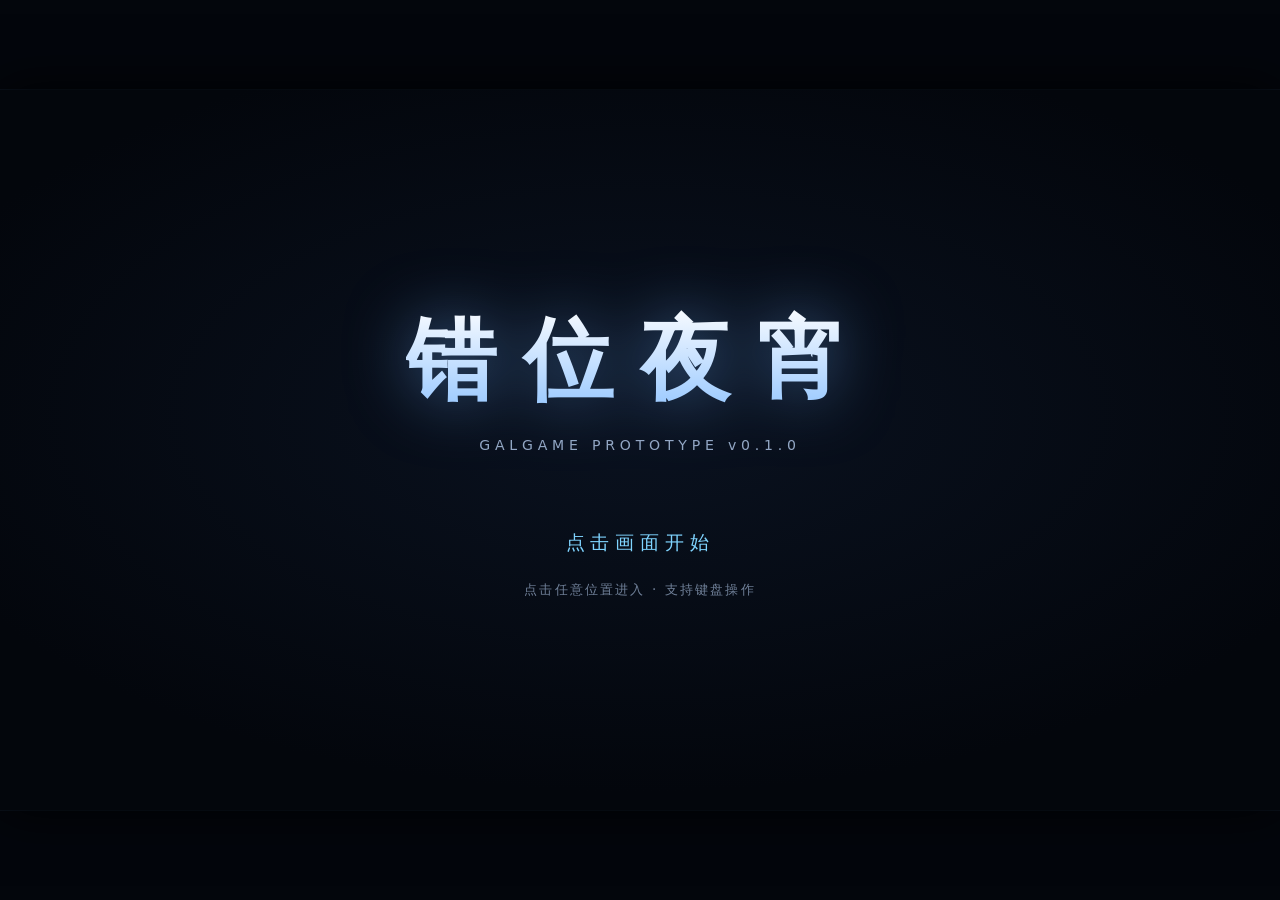
<file: index.html>
<!DOCTYPE html>
<html lang="zh-CN">
<head>
<meta charset="utf-8" />
<meta name="viewport" content="width=device-width, initial-scale=1, maximum-scale=1, user-scalable=no, viewport-fit=cover" />
<title>错位夜宵 · Galgame</title>
<meta name="description" content="无 H · 校园向 · 三名可攻略角色 + 回归现实真结局的 Galgame" />
<meta name="theme-color" content="#04060b" />
<meta name="mobile-web-app-capable" content="yes" />
<meta name="apple-mobile-web-app-capable" content="yes" />
<meta name="apple-mobile-web-app-status-bar-style" content="black-translucent" />
<meta name="apple-mobile-web-app-title" content="错位夜宵" />
<meta name="format-detection" content="telephone=no" />
<link rel="manifest" href="manifest.json" />
<link rel="apple-touch-icon" href="assets/images/apple-touch-icon.png" />
<link rel="icon" type="image/png" href="assets/images/favicon.png" />
<link rel="stylesheet" href="css/style.css" />
</head>
<body>
<div id="app">
  <div class="stage" id="stage">

    <!-- ============ 背景层 ============ -->
    <div class="bg-layer bg-base"></div>
    <div class="bg-layer bg-ambient"></div>
    <canvas class="bg-layer bg-dust" id="dust"></canvas>
    <div class="bg-layer bg-lines"></div>
    <div class="bg-layer bg-vignette"></div>

    <!-- ============ 标题屏 ============ -->
    <section class="screen screen-title is-active" id="screen-title">

      <div class="char-wrap" id="title-char-wrap">
        <img class="char" id="title-char" src="assets/images/mascot.webp" alt="标题角色立绘" />
      </div>

      <div class="title-block">
        <p class="title-kicker">GALGAME &nbsp;·&nbsp; 校园日常 &nbsp;/&nbsp; 命运救赎</p>
        <h1 class="title-main">错位夜宵</h1>
        <p class="title-sub">D I S P L A C E D &nbsp; M I D N I G H T &nbsp; S N A C K</p>
      </div>

      <nav class="menu" id="main-menu" aria-label="主菜单">
        <button class="menu-item" type="button" data-action="new">
          <span class="bar"></span>
          <span class="label">开始游戏</span>
          <span class="en">NEW&nbsp;GAME</span>
        </button>
        <button class="menu-item" type="button" data-action="continue">
          <span class="bar"></span>
          <span class="label">继续游戏</span>
          <span class="en">CONTINUE</span>
        </button>
        <button class="menu-item" type="button" data-action="load">
          <span class="bar"></span>
          <span class="label">读取存档</span>
          <span class="en">LOAD</span>
        </button>
        <button class="menu-item" type="button" data-action="slots">
          <span class="bar"></span>
          <span class="label">存档管理</span>
          <span class="en">SAVE&nbsp;DATA</span>
        </button>
        <button class="menu-item" type="button" data-action="settings">
          <span class="bar"></span>
          <span class="label">游戏设置</span>
          <span class="en">SETTINGS</span>
        </button>
        <button class="menu-item" type="button" data-action="about">
          <span class="bar"></span>
          <span class="label">关于本作</span>
          <span class="en">ABOUT</span>
        </button>
      </nav>

      <div class="side-info" id="side-info">
        <p class="side-label">LAST&nbsp;SAVE</p>
        <p class="side-value" id="side-latest">尚无存档记录</p>
      </div>

      <footer class="stage-footer">
        <span class="foot-item">v0.1.0 · 第一章实装</span>
        <span class="foot-item foot-hint">
          <span class="hint-keyboard">↑ ↓ 选择 &nbsp;·&nbsp; Enter 确认 &nbsp;·&nbsp; Esc 返回</span>
          <span class="hint-touch">轻点选择菜单项 &nbsp;·&nbsp; 建议横屏全屏游玩</span>
        </span>
        <span class="foot-item foot-store" id="foot-store">存储：检测中…</span>
      </footer>
    </section>

    <!-- ============ 剧情屏（VN 演出） ============ -->
    <section class="screen screen-game screen-vn" id="screen-game">

      <!-- 背景双层交叉淡入 -->
      <div class="vn-bg" id="vn-bg-a"></div>
      <div class="vn-bg" id="vn-bg-b"></div>
      <div class="vn-scrim"></div>

      <!-- 立绘层（有角色时才出现，目前占位） -->
      <div class="vn-chars" id="vn-chars"></div>

      <!-- CG 特写层 -->
      <div class="vn-cg" id="vn-cg" data-mode="inset">
        <div class="vn-cg-scrim"></div>
        <div class="vn-cg-frame"><img id="vn-cg-img" alt="" /></div>
      </div>

      <!-- 特效层 -->
      <div class="vn-flashback" id="vn-flashback"></div>
      <div class="vn-glitch" id="vn-glitch"></div>
      <div class="vn-glow" id="vn-glow"></div>
      <div class="vn-flash" id="vn-flash" data-color="white"></div>

      <!-- 素材加载提示 -->
      <div class="vn-loading" id="vn-loading">
        <span class="vn-loading-bar"><i id="vn-loading-fill"></i></span>
        <span class="vn-loading-text" id="vn-loading-text">读取素材中…</span>
      </div>

      <!-- 顶部信息 -->
      <div class="game-topbar">
        <span class="tag" id="hud-chapter">第一章 · 醒在别人的身体里</span>
        <span class="tag" id="hud-playtime">00:00:00</span>
        <span class="tag tag-ghost" id="hud-line">0 / 0</span>
      </div>

      <!-- 地点标注 -->
      <div class="vn-place" id="vn-place"></div>

      <!-- 好感浮现 -->
      <div class="vn-affinity" id="vn-affinity"></div>

      <!-- 界面浮层（手机 / 名片 / 关系面板） -->
      <div class="vn-ui" id="vn-ui"></div>

      <!-- 选项 -->
      <div class="vn-choice" id="vn-choice"></div>

      <!-- 章节卡 -->
      <div class="vn-card" id="vn-card">
        <p class="vn-card-title" id="vn-card-title"></p>
        <p class="vn-card-sub" id="vn-card-sub"></p>
      </div>

      <!-- 右侧竖排按钮 -->
      <div class="vn-side">
        <button class="vn-side-btn" type="button" data-action="vn-repeat"><b>回想</b><span>REPEAT</span></button>
        <button class="vn-side-btn" type="button" data-action="vn-auto"><b>自动</b><span>AUTO</span></button>
        <button class="vn-side-btn" type="button" data-action="vn-skip"><b>跳过</b><span>SKIP</span></button>
        <button class="vn-side-btn" type="button" data-action="vn-config"><b>设置</b><span>CONFIG</span></button>
      </div>

      <!-- 对话框 -->
      <div class="dialogue vn-box" id="vn-box" data-kind="say">
        <div class="name-box" id="speaker">主角</div>
        <div class="text-box">
          <span id="dialogue-text"></span><span class="caret" id="caret">▼</span>
        </div>
      </div>

      <!-- 底部按钮行 -->
      <div class="vn-bar">
        <button class="vn-tab" type="button" data-action="vn-qload">快读</button>
        <button class="vn-tab" type="button" data-action="vn-qsave">快存</button>
        <button class="vn-tab" type="button" data-action="game-load">读档</button>
        <button class="vn-tab" type="button" data-action="game-save">存档</button>
        <button class="vn-tab" type="button" data-action="vn-log">记录</button>
        <button class="vn-tab vn-tab-ghost" type="button" data-action="to-title">标题</button>
      </div>
    </section>

    <!-- ============ 覆盖层：存档 / 读档 ============ -->
    <div class="overlay" id="modal-slots" data-overlay>
      <div class="panel panel-wide" role="dialog" aria-modal="true" aria-labelledby="slots-title">
        <header class="panel-head">
          <div>
            <h2 id="slots-title">读取存档</h2>
            <p class="panel-hint" id="slots-hint">选择一个存档位载入进度</p>
          </div>
          <button class="panel-close" type="button" data-close aria-label="关闭">✕</button>
        </header>
        <div class="panel-body">
          <div class="auto-row" id="auto-row"></div>
          <div class="slot-grid" id="slot-grid"></div>
        </div>
        <footer class="panel-foot">
          <span class="storage-note" id="slots-storage"></span>
          <span class="foot-actions">
            <button class="btn btn-danger btn-ghost" type="button" id="btn-wipe">清空全部存档</button>
            <button class="btn btn-ghost" type="button" data-close>返回</button>
          </span>
        </footer>
      </div>
    </div>

    <!-- ============ 覆盖层：设置 ============ -->
    <div class="overlay" id="modal-settings" data-overlay>
      <div class="panel" role="dialog" aria-modal="true" aria-labelledby="settings-title">
        <header class="panel-head">
          <div>
            <h2 id="settings-title">游戏设置</h2>
            <p class="panel-hint">设置会自动保存在本机浏览器中</p>
          </div>
          <button class="panel-close" type="button" data-close aria-label="关闭">✕</button>
        </header>
        <div class="panel-body">
          <div class="field">
            <div class="field-head"><label for="set-speed">文字速度</label><output id="set-speed-out">55</output></div>
            <input type="range" id="set-speed" min="0" max="100" step="1" />
            <p class="field-tip">数值越大，对话逐字显示越快（100 = 瞬间显示）</p>
          </div>

          <div class="field">
            <div class="field-head"><label for="set-sfx">音效音量</label><output id="set-sfx-out">60</output></div>
            <input type="range" id="set-sfx" min="0" max="100" step="1" />
            <p class="field-tip">当前音效由浏览器实时合成（暂无音频素材），点击按钮可试听</p>
          </div>

          <div class="field field-row">
            <label for="set-bgm">背景音乐</label>
            <input type="range" id="set-bgm" min="0" max="100" step="1" disabled />
            <output>待接入素材</output>
          </div>

          <div class="field field-inline">
            <label class="switch">
              <input type="checkbox" id="set-sfx-enabled" />
              <span class="track"><span class="thumb"></span></span>
              <span class="switch-label">启用交互音效</span>
            </label>
            <label class="switch">
              <input type="checkbox" id="set-autosave" />
              <span class="track"><span class="thumb"></span></span>
              <span class="switch-label">自动存档</span>
            </label>
            <label class="switch">
              <input type="checkbox" id="set-smooth" />
              <span class="track"><span class="thumb"></span></span>
              <span class="switch-label">流畅模式<span class="switch-tip">省电 · 关模糊与横移</span></span>
            </label>
          </div>
        </div>
        <footer class="panel-foot">
          <button class="btn btn-ghost" type="button" id="btn-fullscreen">切换全屏</button>
          <button class="btn btn-ghost" type="button" id="btn-reset-settings">恢复默认设置</button>
          <button class="btn" type="button" data-close>完成</button>
        </footer>
      </div>
    </div>

    <!-- ============ 覆盖层：关于 ============ -->
    <div class="overlay" id="modal-about" data-overlay>
      <div class="panel" role="dialog" aria-modal="true" aria-labelledby="about-title">
        <header class="panel-head">
          <div>
            <h2 id="about-title">关于本作</h2>
          </div>
          <button class="panel-close" type="button" data-close aria-label="关闭">✕</button>
        </header>
        <div class="panel-body about-body">
          <dl class="about-credits">
            <div class="about-row"><dt>主创</dt><dd>松松　小帅</dd></div>
            <div class="about-row"><dt>文案</dt><dd>小帅　松松</dd></div>
            <div class="about-row"><dt>重大参与者</dt><dd>桐桐</dd></div>
          </dl>

          <div class="about-join">
            <p class="about-join-title">想参与一起制作、出镜</p>
            <p class="about-join-line">vx：<b>bestY264399</b>　（备注来意）</p>
            <p class="about-join-note">目前正处于起步，还是满缺人手的！可以留名喔！</p>
          </div>
        </div>
        <footer class="panel-foot">
          <span class="storage-note">当前版本：v0.1.0</span>
          <button class="btn" type="button" data-close>返回</button>
        </footer>
      </div>
    </div>

    <!-- ============ 覆盖层：确认框 ============ -->
    <div class="overlay" id="modal-confirm" data-overlay>
      <div class="panel panel-narrow" role="alertdialog" aria-modal="true" aria-labelledby="confirm-title">
        <header class="panel-head">
          <h2 id="confirm-title">确认</h2>
        </header>
        <div class="panel-body">
          <p class="confirm-message" id="confirm-message"></p>
        </div>
        <footer class="panel-foot">
          <span class="storage-note"></span>
          <span class="foot-actions">
            <button class="btn btn-ghost" type="button" id="confirm-cancel">取消</button>
            <button class="btn" type="button" id="confirm-ok">确定</button>
          </span>
        </footer>
      </div>
    </div>

    <!-- ============ 覆盖层：剧情记录 LOG ============ -->
    <div class="overlay" id="modal-log" data-overlay>
      <div class="panel panel-wide" role="dialog" aria-modal="true" aria-labelledby="log-title">
        <header class="panel-head">
          <div>
            <h2 id="log-title">剧情记录</h2>
            <p class="panel-hint">本章已读过的台词</p>
          </div>
          <button class="panel-close" type="button" data-close aria-label="关闭">✕</button>
        </header>
        <div class="panel-body log-body" id="log-body"></div>
        <footer class="panel-foot">
          <span class="storage-note">越靠下越新</span>
          <button class="btn" type="button" data-close>返回</button>
        </footer>
      </div>
    </div>

    <!-- ============ Toast ============ -->
    <div class="toast-layer" id="toast-layer"></div>

    <!-- ============ 竖屏提示条（放在舞台内，跟随画面一起旋转） ============ -->
    <div class="rotate-bar" id="rotate-hint">
      <span class="rotate-bar-icon" aria-hidden="true"></span>
      <span class="rotate-bar-text">请把手机横过来 —— 画面已按横屏排好</span>
      <button class="rotate-bar-btn" type="button" id="rotate-fullscreen">全屏</button>
      <button class="rotate-bar-close" type="button" data-rotate-skip aria-label="关闭提示">✕</button>
    </div>

    <!-- ============ 启动屏 ============ -->
    <div class="boot" id="boot">
      <div class="boot-inner">
        <p class="boot-title">错位夜宵</p>
        <p class="boot-sub">GALGAME PROTOTYPE v0.1.0</p>
        <p class="boot-prompt">点击画面开始</p>
        <p class="boot-note hint-keyboard">点击任意位置进入 · 支持键盘操作</p>
        <p class="boot-note hint-touch">将自动进入横屏全屏 · 请把手机横过来</p>
      </div>
    </div>

  </div>
</div>

<script src="js/core.js"></script>
<script src="js/saves.js"></script>
<script src="js/script.js"></script>
<script src="js/vn.js"></script>
<script src="js/mobile.js"></script>
<script src="js/main.js"></script>
</body>
</html>
</file>
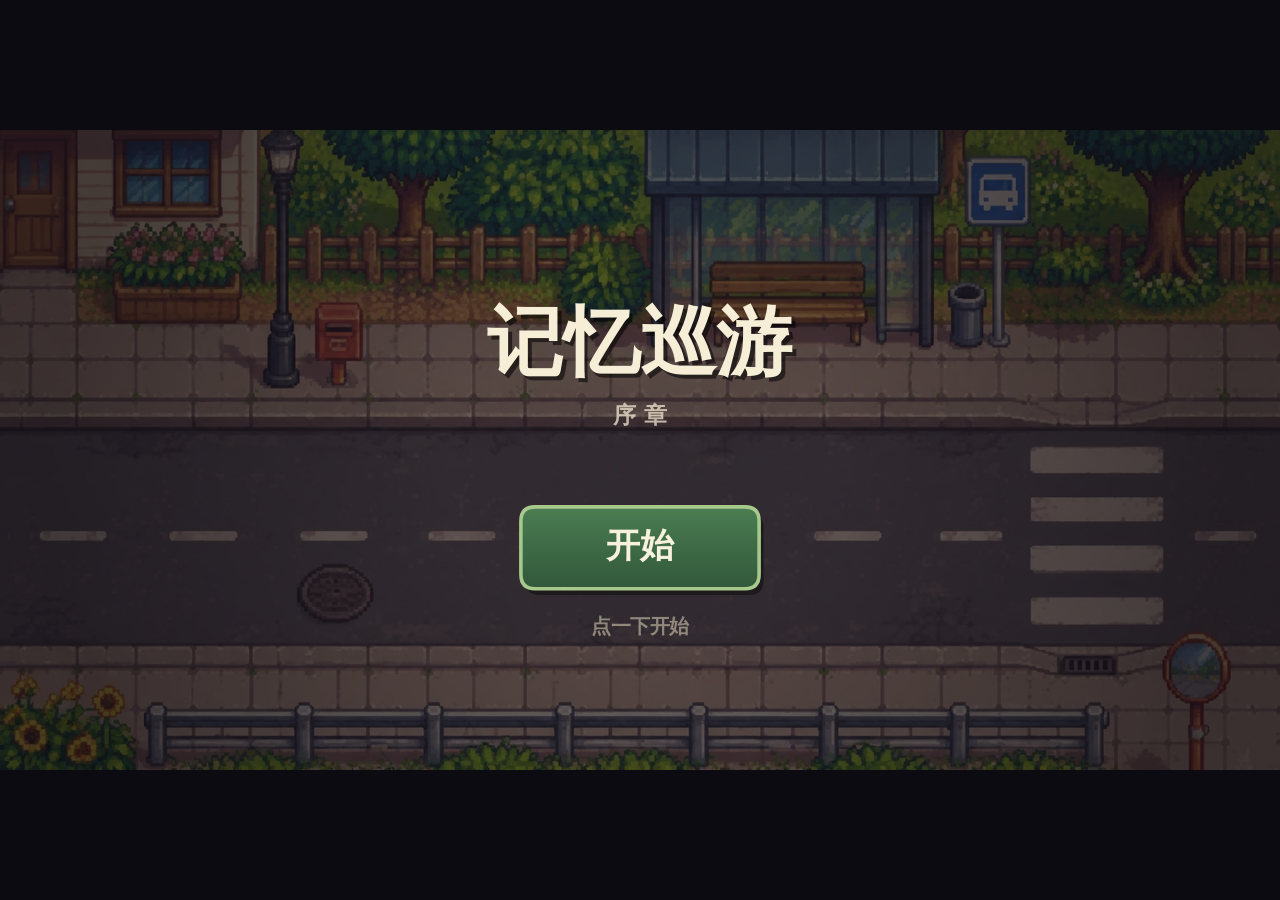
<file: dandan/index.html>
<!DOCTYPE html>
<html lang="zh-CN">
<head>
<meta charset="utf-8">
<meta name="viewport" content="width=device-width,initial-scale=1,maximum-scale=1,user-scalable=no,viewport-fit=cover">
<meta name="theme-color" content="#09070e">
<title>丹丹 · 记忆之旅</title>
<meta http-equiv="refresh" content="0;url=prologue/index.html">
<style>
  *{box-sizing:border-box;-webkit-tap-highlight-color:transparent}
  html,body{margin:0;height:100%;background:#09070e;color:#e8dcc0;
    font:600 17px/1.7 "PingFang SC",system-ui,sans-serif;
    display:flex;align-items:center;justify-content:center;flex-direction:column;gap:16px;
    touch-action:none;overscroll-behavior:none;user-select:none}
  a{color:#ffd76e;text-decoration:none}
</style>
</head>
<body>
  <div style="font-size:24px;letter-spacing:2px">丹丹 · 记忆之旅</div>
  <div style="font-size:13px;opacity:.5">正在载入…</div>
  <div style="font-size:12px;opacity:.35;margin-top:8px">没反应就点 <a href="prologue/index.html">这里</a></div>
  <script>location.replace('prologue/index.html');</script>
</body>
</html>
</file>
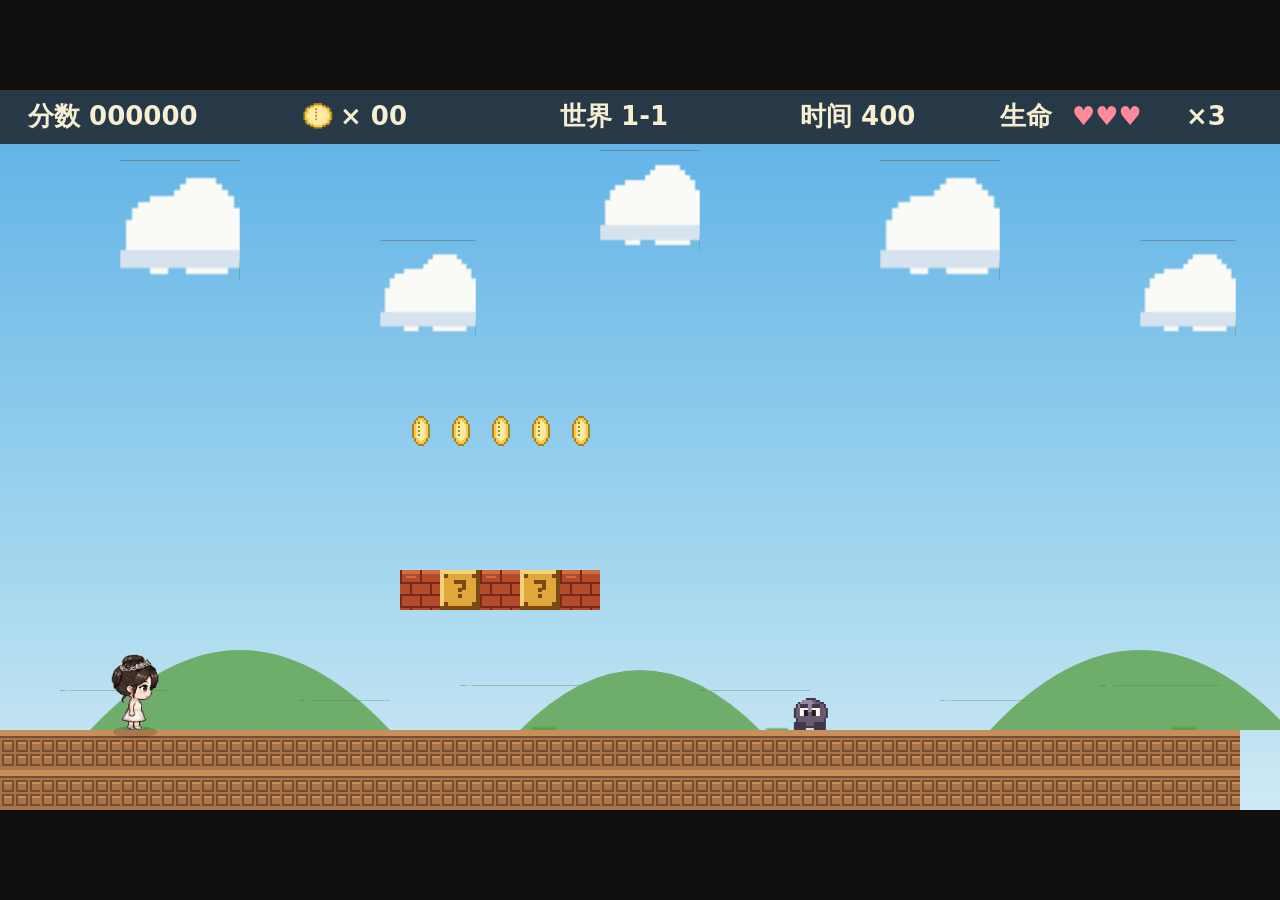
<file: dandan/main/index.html>
<!DOCTYPE html>
<html lang="zh-CN">
<head>
<meta charset="utf-8">
<meta name="viewport" content="width=device-width,initial-scale=1,maximum-scale=1,user-scalable=no,viewport-fit=cover">
<meta name="theme-color" content="#5b9bd5">
<title>丹丹大冒险 · 1-1</title>
<style>
  html,body{margin:0;padding:0;height:100%;background:#12100f;overflow:hidden;touch-action:none;
    -webkit-tap-highlight-color:transparent;-webkit-user-select:none;user-select:none}
  #wrap{position:fixed;inset:0;display:flex;align-items:center;justify-content:center}
  canvas{display:block;image-rendering:auto}
  #boot{position:fixed;inset:0;display:flex;flex-direction:column;align-items:center;justify-content:center;
    background:#12100f;color:#f5e9c8;font:600 15px/1.8 "PingFang SC","Microsoft YaHei",system-ui,sans-serif;z-index:9}
  #bar{width:210px;height:5px;background:#2a241f;border-radius:3px;overflow:hidden;margin-top:14px}
  #fill{height:100%;width:0;background:#e8b23c;transition:width .12s linear}
  #err{position:fixed;left:0;right:0;bottom:0;color:#ffb3b3;font:12px/1.5 monospace;
    background:#1a0d0d;padding:8px;white-space:pre-wrap;z-index:20;display:none}
  #touch{position:fixed;inset:0;z-index:5;display:none;pointer-events:none}
  .btn{position:absolute;bottom:4vh;width:88px;height:88px;border-radius:50%;
    background:rgba(30,24,20,.34);border:3px solid rgba(245,233,200,.55);pointer-events:auto;
    display:flex;align-items:center;justify-content:center;color:#f5e9c8;font:700 30px/1 system-ui}
  #bL{left:3vw}#bR{left:calc(3vw + 100px)}#bJ{right:4vw;width:104px;height:104px;font-size:22px}
  .btn:active{background:rgba(232,178,60,.45)}
  #rotate{position:fixed;inset:0;display:none;align-items:center;justify-content:center;
    background:rgba(10,8,14,.9);color:#f5e9c8;z-index:30;pointer-events:none;
    font:600 15px/1.8 system-ui,sans-serif;letter-spacing:.08em}
  @media (orientation:portrait) and (max-width:900px){#rotate{display:flex}}
</style>

<style id="m-touch">
  html,body{touch-action:none;overscroll-behavior:none;-webkit-user-select:none;user-select:none;
    -webkit-tap-highlight-color:transparent}
  canvas{display:block;touch-action:none}
</style>
</head>
<body>
<div id="wrap"><canvas id="cv"></canvas></div>
<div id="touch"><div class="btn" id="bL">◀</div><div class="btn" id="bR">▶</div><div class="btn" id="bJ">跳</div></div>
<div id="boot"><div>丹丹大冒险</div><div id="bar"><div id="fill"></div></div></div>
<div id="rotate">把手机横过来 ◻↔◻</div>
<pre id="err"></pre>
<script>
window.__err = [];
window.onerror = function (m, s, l, c) {
  window.__err.push(m + ' @' + l + ':' + c);
  var e = document.getElementById('err'); e.style.display = 'block'; e.textContent = window.__err.join('\n');
};
</script>
<script src="game.js"></script>
<script src="stage2.js"></script>
<script src="stage3.js"></script>
<script src="story4.js"></script>
</body>
</html>
</file>
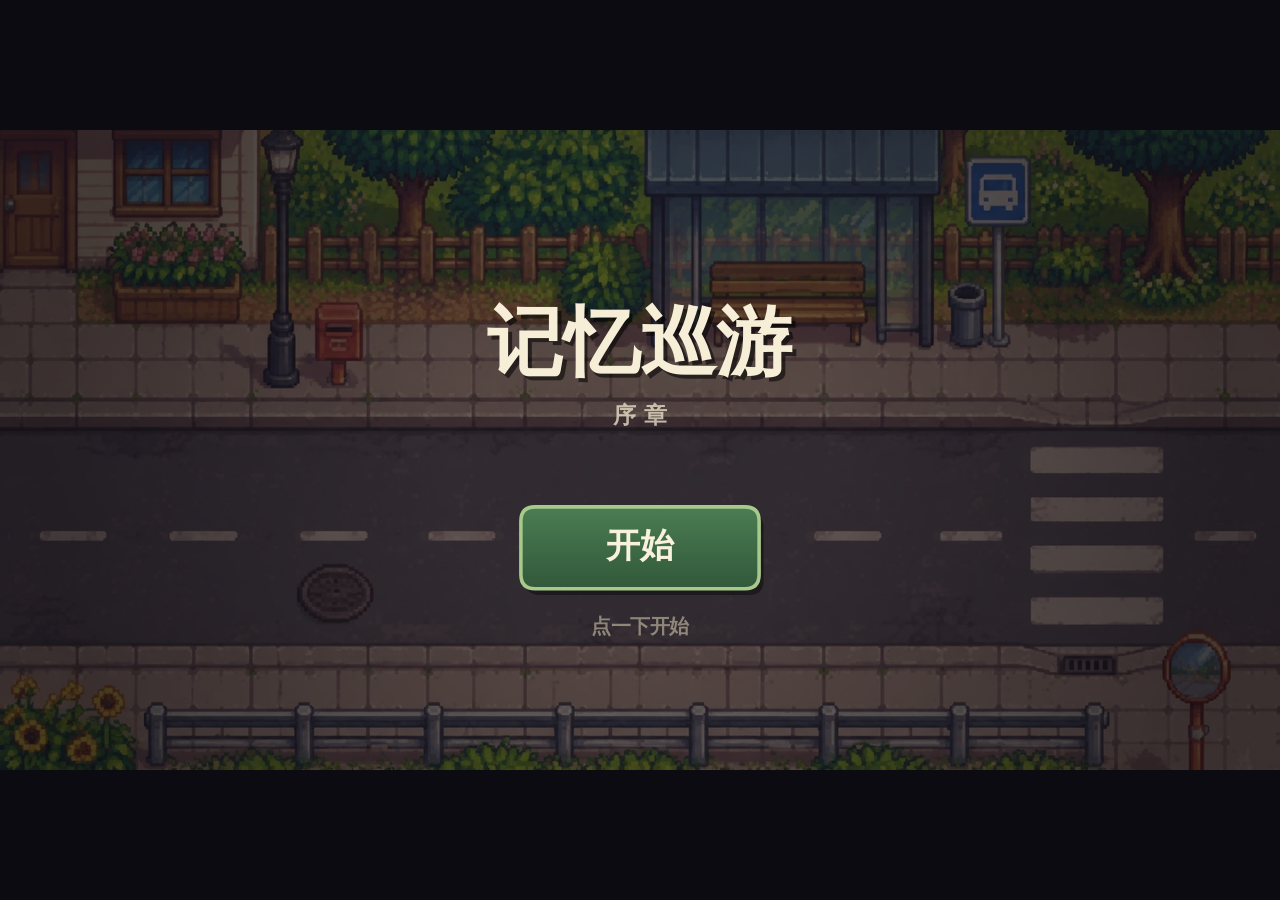
<file: dandan/prologue/index.html>
<!DOCTYPE html>
<html lang="zh-CN">
<head>
<meta charset="utf-8">
<meta name="viewport" content="width=device-width,initial-scale=1,maximum-scale=1,user-scalable=no,viewport-fit=cover">
<meta name="theme-color" content="#0d0b12">
<title>记忆巡游 · 序章</title>
<style>
  html,body{margin:0;padding:0;height:100%;background:#0d0b12;overflow:hidden;
    -webkit-tap-highlight-color:transparent;touch-action:none;
    -webkit-user-select:none;user-select:none;}
  #wrap{position:fixed;inset:0;display:flex;align-items:center;justify-content:center;}
  canvas{display:block;background:#0d0b12;}
  #boot{position:fixed;inset:0;display:flex;flex-direction:column;align-items:center;justify-content:center;
    background:#0d0b12;color:#e8dcc0;font:600 15px/1.7 "PingFang SC","Microsoft YaHei",system-ui,sans-serif;z-index:9}
  #boot .t{letter-spacing:.28em;font-size:13px;opacity:.75}
  #bar{width:210px;height:5px;background:#241f2e;border-radius:3px;overflow:hidden;margin-top:16px}
  #fill{height:100%;width:0;background:#8fb07a;transition:width .12s linear}
  #rotate{position:fixed;inset:0;display:none;align-items:center;justify-content:center;
    background:rgba(9,7,14,.9);color:#f6eed6;z-index:30;pointer-events:none;
    font:600 15px/1.8 "PingFang SC","Microsoft YaHei",system-ui,sans-serif;text-align:center;letter-spacing:.08em}
  @media (orientation:portrait) and (max-width:900px){ #rotate{display:flex} }  #err{position:fixed;left:0;right:0;bottom:0;color:#ff9b9b;font:12px/1.5 monospace;
    background:#1a0d0d;padding:8px;white-space:pre-wrap;z-index:20;display:none}
</style>

<style id="m-touch">
  html,body{touch-action:none;overscroll-behavior:none;-webkit-user-select:none;user-select:none;
    -webkit-tap-highlight-color:transparent}
  canvas{display:block;touch-action:none}
</style>
</head>
<body>
<div id="wrap"><canvas id="cv"></canvas></div>
<div id="boot"><div class="t">记忆巡游</div><div id="bar"><div id="fill"></div></div></div>
<div id="rotate">把手机横过来 ◻↔◻</div>
<pre id="err"></pre>
<script>
window.__err = [];
window.onerror = function(m, s, l, c){
  window.__err.push(m + ' @' + (s||'') + ':' + l + ':' + c);
  var e = document.getElementById('err');
  e.style.display = 'block';
  e.textContent = window.__err.join('\n');
};
</script>
<script src="game.js"></script>
</body>
</html>
</file>
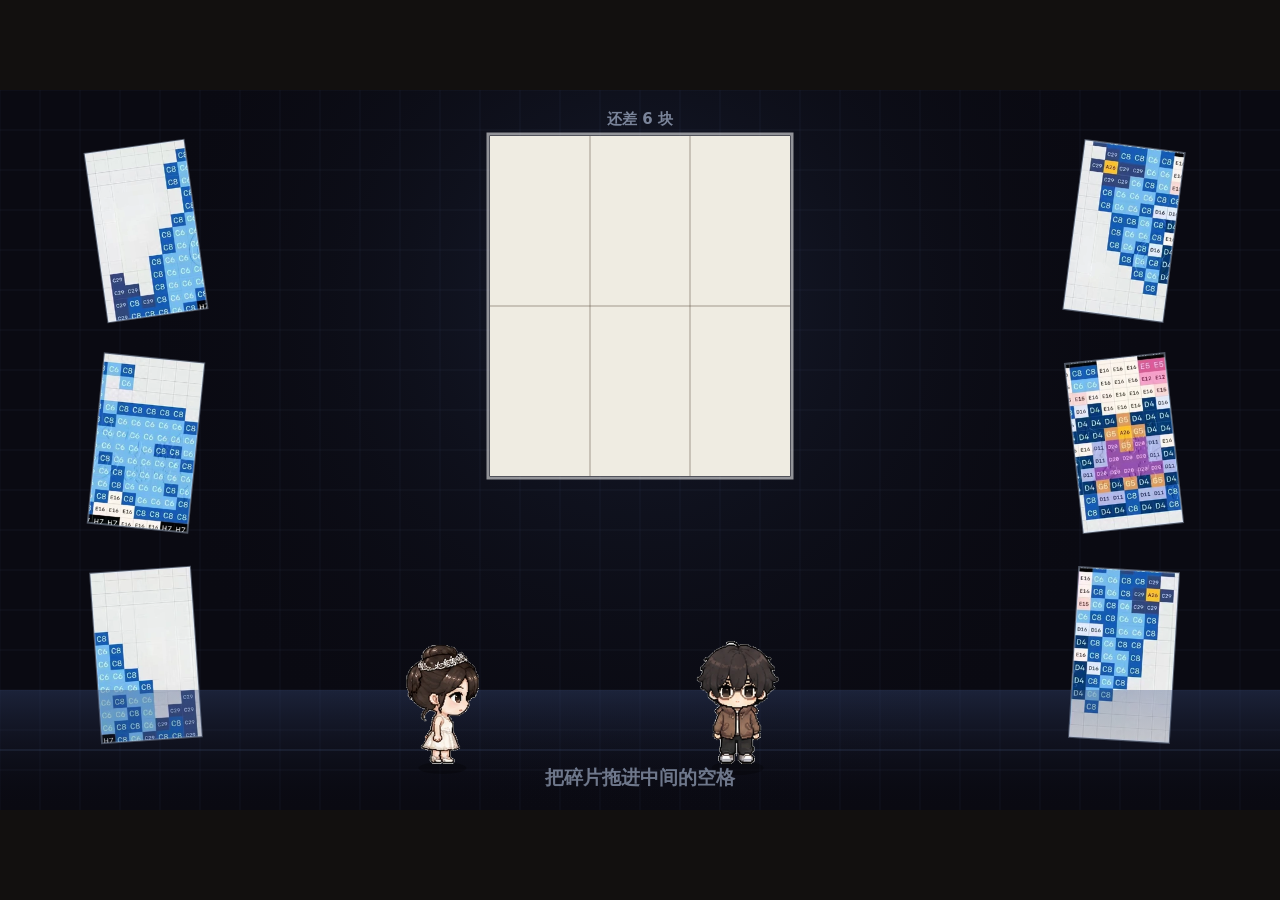
<file: dandan/main/从第三关开始.html>
<!DOCTYPE html>
<html lang="zh-CN">
<head>
<meta charset="utf-8">
<meta name="viewport" content="width=device-width,initial-scale=1,viewport-fit=cover">
<title>从第三关开始</title>
<meta http-equiv="refresh" content="0;url=index.html?s3=play">
<style>
  html,body{margin:0;height:100%;background:#0a0a12;color:#f2e8cf;
    font:600 18px/1.6 "PingFang SC",system-ui,sans-serif;
    display:flex;align-items:center;justify-content:center;flex-direction:column;gap:14px}
  a{color:#ffd76e}
</style>
</head>
<body>
  <div>正在进入第三关…</div>
  <div style="font-size:14px;opacity:.6">没反应就点这里 <a href="index.html?s3=play">index.html?s3=play</a></div>
  <script>location.replace('index.html?s3=play');</script>
</body>
</html>
</file>
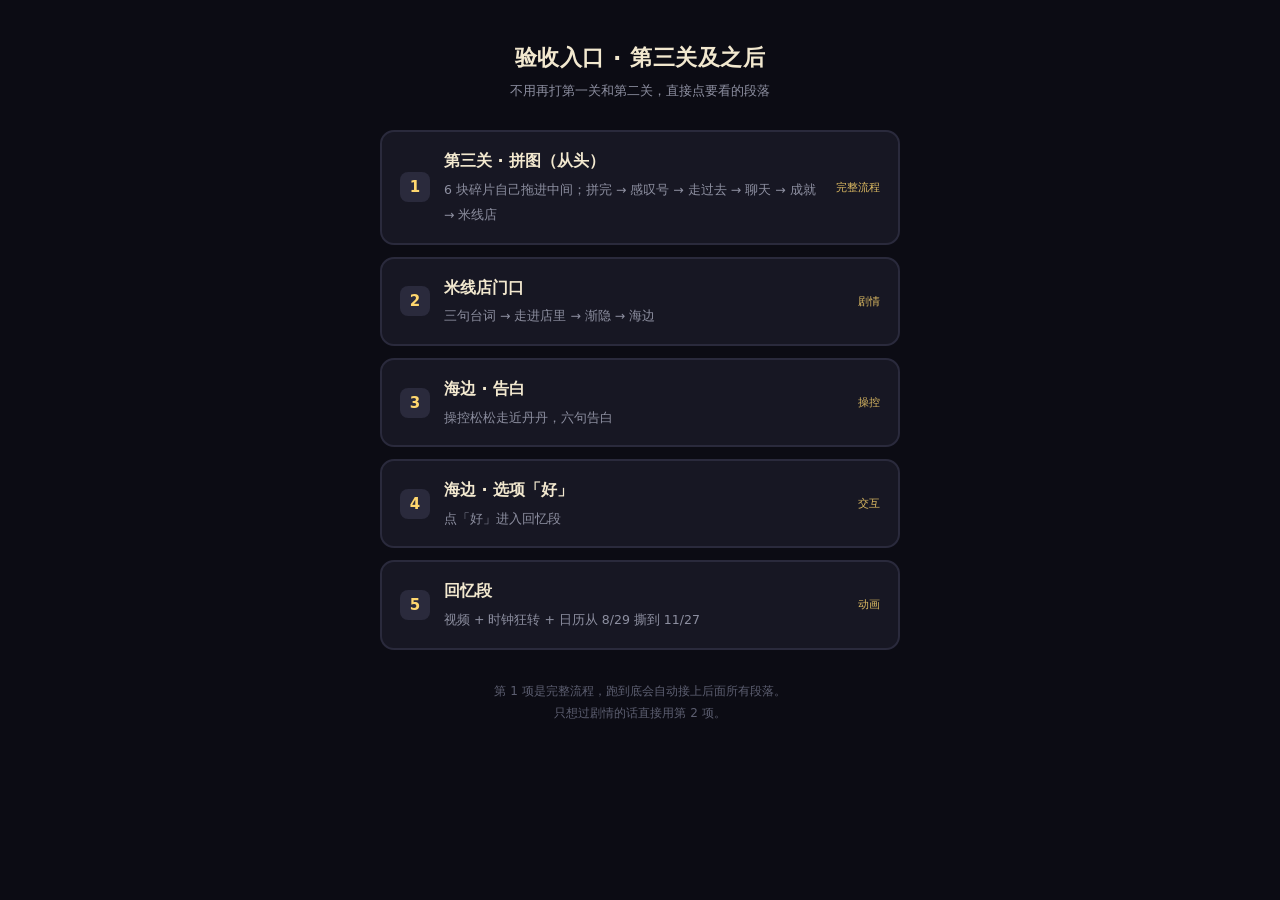
<file: dandan/main/验收入口.html>
<!DOCTYPE html>
<html lang="zh-CN">
<head>
<meta charset="utf-8">
<meta name="viewport" content="width=device-width,initial-scale=1,viewport-fit=cover">
<title>验收入口 · 第三关及之后</title>
<style>
  *{box-sizing:border-box}
  html,body{margin:0;min-height:100%;background:#0c0c14;color:#f2e8cf;
    font:500 16px/1.6 "PingFang SC",system-ui,sans-serif}
  body{padding:40px 22px 60px;display:flex;flex-direction:column;align-items:center}
  h1{font-size:22px;margin:0 0 6px;letter-spacing:.5px}
  p.sub{margin:0 0 28px;font-size:13px;color:#8d8fa0}
  .list{width:100%;max-width:520px;display:flex;flex-direction:column;gap:12px}
  a.card{display:flex;align-items:center;gap:14px;text-decoration:none;color:inherit;
    background:#171723;border:2px solid #2a2a3c;border-radius:14px;padding:16px 18px;
    transition:.15s border-color,.15s transform}
  a.card:hover{border-color:#ffd76e;transform:translateX(3px)}
  .no{flex:0 0 30px;height:30px;border-radius:8px;background:#2a2a3c;color:#ffd76e;
    font:700 15px/30px "PingFang SC",system-ui;text-align:center}
  .txt b{display:block;font-size:16px;margin-bottom:2px}
  .txt span{font-size:12.5px;color:#8d8fa0}
  .tag{margin-left:auto;font-size:11px;color:#ffd76e;opacity:.85;white-space:nowrap}
  .foot{margin-top:30px;font-size:12px;color:#5c5e70;text-align:center;line-height:1.9}
</style>
</head>
<body>
  <h1>验收入口 · 第三关及之后</h1>
  <p class="sub">不用再打第一关和第二关，直接点要看的段落</p>

  <div class="list">
    <a class="card" href="index.html?s3=play">
      <div class="no">1</div>
      <div class="txt"><b>第三关 · 拼图（从头）</b><span>6 块碎片自己拖进中间；拼完 → 感叹号 → 走过去 → 聊天 → 成就 → 米线店</span></div>
      <div class="tag">完整流程</div>
    </a>
    <a class="card" href="index.html?s4=shopTalk">
      <div class="no">2</div>
      <div class="txt"><b>米线店门口</b><span>三句台词 → 走进店里 → 渐隐 → 海边</span></div>
      <div class="tag">剧情</div>
    </a>
    <a class="card" href="index.html?s4=beachTalk">
      <div class="no">3</div>
      <div class="txt"><b>海边 · 告白</b><span>操控松松走近丹丹，六句告白</span></div>
      <div class="tag">操控</div>
    </a>
    <a class="card" href="index.html?s4=choice">
      <div class="no">4</div>
      <div class="txt"><b>海边 · 选项「好」</b><span>点「好」进入回忆段</span></div>
      <div class="tag">交互</div>
    </a>
    <a class="card" href="index.html?s4=memory">
      <div class="no">5</div>
      <div class="txt"><b>回忆段</b><span>视频 + 时钟狂转 + 日历从 8/29 撕到 11/27</span></div>
      <div class="tag">动画</div>
    </a>
  </div>

  <div class="foot">
    第 1 项是完整流程，跑到底会自动接上后面所有段落。<br>
    只想过剧情的话直接用第 2 项。
  </div>
</body>
</html>
</file>
<file: css/style.css>
﻿/* ============================================================
   《错位夜宵》主菜单样式  v0.1.1
   布局基准：16:9 舞台，--u = 舞台宽度的 1%（所有尺寸随窗口等比缩放）
   移动端：body.is-touch 下放大字号与触控热区；竖屏显示"请横屏"覆盖层
   ============================================================ */

:root {
  --ink:        #e8f1ff;
  --ink-dim:    #93a7c4;
  --ink-faint:  #5f7391;
  --cyan:       #7fd4ff;
  --cyan-soft:  rgba(127, 212, 255, .5);
  --violet:     #a892ff;
  --panel-bg:   linear-gradient(180deg, rgba(16, 24, 41, .96), rgba(8, 12, 22, .98));
  --line:       rgba(140, 190, 255, .18);
  --ease:       cubic-bezier(.22, .8, .3, 1);
}

* { box-sizing: border-box; }
html, body { height: 100%; }

body {
  margin: 0;
  background: #03060c;
  color: var(--ink);
  font-family: "PingFang SC", "Microsoft YaHei", "Hiragino Sans GB", "Noto Sans SC", system-ui, sans-serif;
  overflow: hidden;
  overscroll-behavior: none;             /* 关掉手机下拉刷新/橡皮筋 */
  -webkit-font-smoothing: antialiased;
  -webkit-tap-highlight-color: transparent;
  -webkit-touch-callout: none;
}

#app {
  position: fixed;
  inset: 0;
  display: grid;
  place-items: center;
  /* 刘海屏 / 圆角安全区 */
  padding: env(safe-area-inset-top) env(safe-area-inset-right) env(safe-area-inset-bottom) env(safe-area-inset-left);
}

/* ---------------- 舞台 ---------------- */
.stage {
  /* 用 dvh 而不是 vh：手机地址栏收起/展开时不会算错舞台尺寸 */
  --vh: 100vh;
  --sw: min(100vw, calc(var(--vh) * 1.7778));
  --u: calc(var(--sw) / 100);
  position: relative;
  width: var(--sw);
  height: calc(var(--sw) * 0.5625);
  overflow: hidden;
  touch-action: manipulation;            /* 屏蔽双击缩放 */
  background: #05080f;
  box-shadow: 0 0 calc(var(--u) * 4) rgba(0, 0, 0, .9), 0 0 0 1px rgba(120, 180, 255, .07);
  font-size: calc(var(--u) * 1.5);
  user-select: none;
}

/* 支持 dvh 的浏览器用动态视口高度（手机地址栏不占位） */
@supports (height: 100dvh) {
  .stage { --vh: 100dvh; }
}

/* ---------------- 背景层 ---------------- */
.bg-layer { position: absolute; inset: 0; pointer-events: none; }

.bg-base {
  background:
    radial-gradient(120% 90% at 78% 18%, rgba(64, 122, 200, .28), transparent 62%),
    radial-gradient(90% 70% at 12% 92%, rgba(96, 74, 190, .22), transparent 60%),
    linear-gradient(158deg, #0a1220 0%, #060a13 55%, #0a0e1a 100%);
}

/* 环境光晕：纯渐变，不依赖任何图片 */
.bg-ambient {
  background:
    radial-gradient(46% 40% at 76% 26%, rgba(96, 162, 255, .30), transparent 70%),
    radial-gradient(38% 34% at 88% 62%, rgba(150, 120, 255, .20), transparent 72%),
    radial-gradient(30% 26% at 62% 14%, rgba(120, 210, 255, .16), transparent 70%);
  animation: ambientFloat 22s ease-in-out infinite;
}
@keyframes ambientFloat {
  0%, 100% { opacity: .85; }
  50%      { opacity: 1; }
}

.bg-dust { opacity: .55; }

.bg-lines {
  background-image: repeating-linear-gradient(0deg, rgba(255, 255, 255, .022) 0 1px, transparent 1px 3px);
  mix-blend-mode: screen;
  opacity: .55;
}

.bg-vignette {
  background:
    radial-gradient(120% 100% at 50% 45%, transparent 42%, rgba(2, 4, 9, .72) 100%),
    linear-gradient(0deg, rgba(2, 4, 9, .8), transparent 38%);
}

/* ---------------- 屏幕切换 ---------------- */
.screen {
  position: absolute;
  inset: 0;
  opacity: 0;
  visibility: hidden;
  transition: opacity .5s var(--ease), visibility .5s;
}
.screen.is-active { opacity: 1; visibility: visible; }

/* ---------------- 标题块 ---------------- */
.title-block {
  position: absolute;
  left: calc(var(--u) * 7);
  top: calc(var(--u) * 5);
  animation: fadeUp .9s var(--ease) both;
}

.title-kicker {
  margin: 0 0 calc(var(--u) * 1.2);
  font-size: calc(var(--u) * 1.4);
  letter-spacing: .34em;
  color: var(--cyan);
  opacity: .8;
  text-shadow: 0 0 calc(var(--u) * 1.6) rgba(127, 212, 255, .45);
}

.title-main {
  margin: 0;
  font-size: calc(var(--u) * 6);
  line-height: 1;
  font-weight: 700;
  letter-spacing: .12em;
  background: linear-gradient(180deg, #ffffff 8%, #cfe6ff 46%, #7fb4ff 100%);
  -webkit-background-clip: text;
  background-clip: text;
  color: transparent;
  filter: drop-shadow(0 0 calc(var(--u) * 2.4) rgba(110, 175, 255, .45));
}
.title-main::after {
  content: "";
  display: block;
  width: calc(var(--u) * 26);
  height: 1px;
  margin-top: calc(var(--u) * 1.6);
  background: linear-gradient(90deg, var(--cyan), rgba(127, 212, 255, 0));
}

.title-sub {
  margin: calc(var(--u) * 1.2) 0 0;
  font-size: calc(var(--u) * 1.05);
  letter-spacing: .3em;
  color: var(--ink-dim);
  opacity: .75;
}

/* ---------------- 标题角色立绘（透明底贴纸，无需做边缘遮罩） ---------------- */
.char-wrap {
  position: absolute;
  right: calc(var(--u) * 7);
  bottom: calc(var(--u) * 3);
  height: 62%;
  display: flex;
  align-items: flex-end;
  transition: transform .55s var(--ease);
  will-change: transform;
  animation: fadeIn 1s var(--ease) both;
}
.char-wrap::before {
  content: "";
  position: absolute;
  inset: 14% 4% 4%;
  background: radial-gradient(ellipse at 50% 55%, rgba(84, 156, 255, .3), transparent 68%);
  filter: blur(calc(var(--u) * 2.4));
  z-index: -1;
}
.char {
  position: relative;
  height: 100%;
  object-fit: contain;
  filter: drop-shadow(0 calc(var(--u) * .8) calc(var(--u) * 1.8) rgba(0, 0, 0, .55))
          drop-shadow(0 0 calc(var(--u) * 2) rgba(90, 160, 255, .38));
  animation: breathe 6.5s ease-in-out infinite;
}
@keyframes fadeIn {
  from { opacity: 0; }
  to   { opacity: 1; }
}
@keyframes breathe {
  0%, 100% { transform: translateY(0) scale(1); }
  50%      { transform: translateY(calc(var(--u) * -1.1)) scale(1.012); }
}

/* ---------------- 主菜单 ---------------- */
.menu {
  position: absolute;
  left: calc(var(--u) * 7);
  top: calc(var(--u) * 26);
  display: flex;
  flex-direction: column;
  gap: calc(var(--u) * .55);
}

.menu-item {
  position: relative;
  display: flex;
  align-items: center;
  gap: calc(var(--u) * 1.4);
  width: calc(var(--u) * 27);
  padding: calc(var(--u) * .62) calc(var(--u) * 2);
  font: inherit;
  font-size: calc(var(--u) * 1.75);
  letter-spacing: .16em;
  color: #d7e6ff;
  text-align: left;
  cursor: pointer;
  background: linear-gradient(90deg, rgba(120, 175, 255, .13), rgba(120, 175, 255, .02) 62%, transparent);
  border: 0;
  border-left: 2px solid rgba(140, 190, 255, .22);
  border-radius: 2px;
  backdrop-filter: blur(3px);
  transition: transform .26s var(--ease), background .26s var(--ease),
              border-color .26s var(--ease), color .26s var(--ease), box-shadow .26s var(--ease);
  animation: fadeUp .8s var(--ease) both;
}
.menu-item:nth-child(1) { animation-delay: .05s; }
.menu-item:nth-child(2) { animation-delay: .11s; }
.menu-item:nth-child(3) { animation-delay: .17s; }
.menu-item:nth-child(4) { animation-delay: .23s; }
.menu-item:nth-child(5) { animation-delay: .29s; }
.menu-item:nth-child(6) { animation-delay: .35s; }

.menu-item .bar {
  width: calc(var(--u) * .45);
  height: calc(var(--u) * 1.8);
  background: var(--cyan);
  opacity: .25;
  transform: scaleY(.5);
  transition: transform .26s var(--ease), opacity .26s var(--ease);
  box-shadow: 0 0 calc(var(--u) * 1.2) var(--cyan);
}
.menu-item .label { flex: 1; }
.menu-item .en {
  font-size: calc(var(--u) * .95);
  letter-spacing: .22em;
  color: var(--ink-dim);
  opacity: .5;
  transition: opacity .26s var(--ease), color .26s var(--ease);
}

.menu-item:hover,
.menu-item:focus-visible {
  outline: none;
  transform: translateX(calc(var(--u) * 1.4));
  color: #fff;
  background: linear-gradient(90deg, rgba(127, 212, 255, .28), rgba(127, 212, 255, .06) 66%, transparent);
  border-left-color: var(--cyan);
  box-shadow: 0 0 calc(var(--u) * 3) rgba(90, 170, 255, .28);
}
.menu-item:hover .bar,
.menu-item:focus-visible .bar { transform: scaleY(1); opacity: 1; }
.menu-item:hover .en,
.menu-item:focus-visible .en { opacity: .95; color: var(--cyan); }

.menu-item[disabled] {
  cursor: not-allowed;
  opacity: .34;
  transform: none;
  box-shadow: none;
  border-left-color: rgba(140, 190, 255, .14);
}
.menu-item[disabled] .bar { opacity: .18; transform: scaleY(.5); }

/* ---------------- 侧栏最近存档 ---------------- */
.side-info {
  position: absolute;
  left: calc(var(--u) * 7);
  top: calc(var(--u) * 20);
  max-width: calc(var(--u) * 40);
  animation: fadeUp 1s var(--ease) both;
}
.side-label {
  margin: 0 0 calc(var(--u) * .5);
  font-size: calc(var(--u) * .9);
  letter-spacing: .3em;
  color: var(--ink-dim);
  opacity: .7;
}
.side-value {
  margin: 0;
  font-size: calc(var(--u) * 1.25);
  line-height: 1.6;
  color: #bcd4f2;
  padding-left: calc(var(--u) * 1.3);
  border-left: 1px solid var(--line);
}

/* ---------------- 页脚 ---------------- */
.stage-footer {
  position: absolute;
  left: 0;
  right: 0;
  bottom: 0;
  display: flex;
  align-items: center;
  gap: calc(var(--u) * 3);
  padding: calc(var(--u) * 1.4) calc(var(--u) * 7);
  font-size: calc(var(--u) * 1);
  letter-spacing: .1em;
  color: var(--ink-dim);
  background: linear-gradient(0deg, rgba(3, 6, 12, .85), transparent);
}
.foot-item { opacity: .72; }
.foot-hint { margin-left: auto; }
.foot-store { display: inline-flex; align-items: center; gap: calc(var(--u) * .7); opacity: .8; }
.foot-store::before {
  content: "";
  width: calc(var(--u) * .7);
  height: calc(var(--u) * .7);
  border-radius: 50%;
  background: #4fd18b;
  box-shadow: 0 0 calc(var(--u) * 1) rgba(79, 209, 139, .8);
}
.foot-store.is-memory::before { background: #ffb454; box-shadow: 0 0 calc(var(--u) * 1) rgba(255, 180, 84, .8); }

@keyframes fadeUp {
  from { opacity: 0; transform: translateY(calc(var(--u) * 1.6)); }
  to   { opacity: 1; transform: translateY(0); }
}

/* ============================================================
   游戏屏（占位）
   ============================================================ */
.screen-game { cursor: pointer; }

.game-bg { position: absolute; inset: 0; overflow: hidden; }
.game-bg img {
  position: absolute;
  right: -10%;
  bottom: -30%;
  width: 70%;
  filter: blur(calc(var(--u) * 7)) saturate(.6) brightness(.42);
  opacity: .5;
}
.game-bg::after {
  content: "";
  position: absolute;
  inset: 0;
  background:
    radial-gradient(75% 60% at 50% 42%, rgba(30, 44, 76, .5), transparent 70%),
    linear-gradient(180deg, rgba(4, 7, 14, .85), rgba(4, 7, 14, .35) 40%, rgba(3, 5, 11, .95));
}

.game-topbar {
  position: absolute;
  top: calc(var(--u) * 2.4);
  left: calc(var(--u) * 3);
  right: calc(var(--u) * 3);
  display: flex;
  gap: calc(var(--u) * 1.2);
  z-index: 4;
}
.tag {
  padding: calc(var(--u) * .6) calc(var(--u) * 1.4);
  font-size: calc(var(--u) * 1.15);
  letter-spacing: .16em;
  color: #cfe2ff;
  background: rgba(10, 18, 32, .66);
  border: 1px solid var(--line);
  border-radius: 2px;
  backdrop-filter: blur(4px);
}
.tag-ghost { margin-left: auto; color: var(--ink-dim); }

.game-char {
  position: absolute;
  right: calc(var(--u) * 13);
  bottom: calc(var(--u) * 22);
  height: 48%;
  object-fit: contain;
  filter: drop-shadow(0 0 calc(var(--u) * 2.6) rgba(90, 160, 255, .45));
  -webkit-mask-image: radial-gradient(ellipse 58% 54% at 50% 50%, #000 30%, rgba(0, 0, 0, .5) 60%, transparent 84%);
  mask-image: radial-gradient(ellipse 58% 54% at 50% 50%, #000 30%, rgba(0, 0, 0, .5) 60%, transparent 84%);
  animation: breathe 6.5s ease-in-out infinite;
  transition: transform .3s var(--ease);
}
.screen-game.is-advancing .game-char { transform: translateY(calc(var(--u) * -.6)); }

.dialogue {
  position: absolute;
  left: calc(var(--u) * 6);
  right: calc(var(--u) * 6);
  bottom: calc(var(--u) * 5);
  z-index: 5;
  padding: calc(var(--u) * 2.6) calc(var(--u) * 3.2) calc(var(--u) * 2);
  background: linear-gradient(180deg, rgba(9, 15, 28, .93), rgba(6, 10, 19, .96));
  border: 1px solid var(--line);
  border-radius: 3px;
  box-shadow: 0 calc(var(--u) * 1.6) calc(var(--u) * 4) rgba(0, 0, 0, .55);
  backdrop-filter: blur(6px);
}
.name-box {
  position: absolute;
  top: calc(var(--u) * -2.3);
  left: calc(var(--u) * 2.4);
  padding: calc(var(--u) * .7) calc(var(--u) * 2.4);
  font-size: calc(var(--u) * 1.6);
  letter-spacing: .2em;
  color: #06121f;
  background: linear-gradient(180deg, #bfe6ff, #7fd4ff);
  border-radius: 2px;
  box-shadow: 0 0 calc(var(--u) * 2) rgba(127, 212, 255, .5);
}
.name-box.is-hidden { visibility: hidden; }

.text-box {
  min-height: calc(var(--u) * 9);
  font-size: calc(var(--u) * 2.05);
  line-height: 1.95;
  letter-spacing: .04em;
  color: #e6f0ff;
  text-shadow: 0 1px calc(var(--u) * .4) rgba(0, 0, 0, .6);
}
.caret {
  display: inline-block;
  margin-left: calc(var(--u) * .8);
  color: var(--cyan);
  font-size: .7em;
  opacity: 0;
  animation: blink 1.1s steps(1, end) infinite;
}
.caret.is-on { opacity: 1; }
@keyframes blink { 0%, 50% { opacity: .95; } 51%, 100% { opacity: .1; } }

.dialogue-note {
  margin: calc(var(--u) * 1.2) 0 0;
  font-size: calc(var(--u) * 1);
  letter-spacing: .1em;
  color: var(--ink-dim);
  opacity: .6;
}

.game-hud {
  position: absolute;
  right: calc(var(--u) * 6);
  bottom: calc(var(--u) * 1.3);
  display: flex;
  flex-direction: row;
  gap: calc(var(--u) * 1);
  z-index: 6;
}

/* ============================================================
   通用控件
   ============================================================ */
.btn {
  display: inline-flex;
  align-items: center;
  gap: calc(var(--u) * .8);
  padding: calc(var(--u) * .82) calc(var(--u) * 2);
  font: inherit;
  font-size: calc(var(--u) * 1.35);
  letter-spacing: .12em;
  color: #dceaff;
  cursor: pointer;
  background: linear-gradient(180deg, rgba(127, 212, 255, .22), rgba(127, 212, 255, .07));
  border: 1px solid rgba(127, 212, 255, .38);
  border-radius: 2px;
  transition: background .2s var(--ease), transform .16s var(--ease), box-shadow .2s var(--ease), color .2s var(--ease);
}
.btn:hover, .btn:focus-visible {
  outline: none;
  color: #fff;
  background: linear-gradient(180deg, rgba(127, 212, 255, .42), rgba(127, 212, 255, .16));
  box-shadow: 0 0 calc(var(--u) * 2.4) rgba(127, 212, 255, .35);
  transform: translateY(calc(var(--u) * -.2));
}
.btn:active { transform: translateY(0) scale(.985); }
.btn kbd {
  padding: 0 calc(var(--u) * .6);
  font-family: inherit;
  font-size: .8em;
  color: var(--ink-dim);
  background: rgba(0, 0, 0, .35);
  border: 1px solid var(--line);
  border-radius: 2px;
}
.btn-ghost {
  background: rgba(255, 255, 255, .04);
  border-color: rgba(255, 255, 255, .16);
  color: #c3d5ee;
}
.btn-ghost:hover, .btn-ghost:focus-visible {
  background: rgba(255, 255, 255, .12);
  box-shadow: none;
}
.btn-danger { color: #ffb3b3; border-color: rgba(255, 120, 120, .35); }
.btn-danger:hover, .btn-danger:focus-visible {
  color: #fff;
  background: linear-gradient(180deg, rgba(255, 110, 110, .38), rgba(255, 110, 110, .14));
  box-shadow: 0 0 calc(var(--u) * 2.4) rgba(255, 110, 110, .3);
}

/* ============================================================
   覆盖层 / 面板
   ============================================================ */
.overlay {
  position: absolute;
  inset: 0;
  z-index: 40;
  display: grid;
  place-items: center;
  padding: calc(var(--u) * 2.5);
  background: rgba(3, 6, 12, .74);
  backdrop-filter: blur(7px);
  opacity: 0;
  visibility: hidden;
  transition: opacity .26s var(--ease), visibility .26s;
}
.overlay.is-open { opacity: 1; visibility: visible; }

.panel {
  display: flex;
  flex-direction: column;
  width: min(calc(var(--u) * 74), 94%);
  max-height: calc(var(--u) * 51); /* 舞台高 56.25u 减去上下留白，避免百分比在 auto 轨道里失效 */
  background: var(--panel-bg);
  border: 1px solid var(--line);
  border-radius: 4px;
  box-shadow: 0 calc(var(--u) * 2) calc(var(--u) * 6) rgba(0, 0, 0, .65),
              inset 0 0 calc(var(--u) * 6) rgba(90, 150, 255, .06);
  transform: translateY(calc(var(--u) * 1.4)) scale(.985);
  opacity: 0;
  transition: transform .3s var(--ease), opacity .3s var(--ease);
}
.overlay.is-open .panel { transform: none; opacity: 1; }
.panel-wide { width: min(calc(var(--u) * 86), 96%); }
.panel-narrow { width: min(calc(var(--u) * 52), 92%); }

.panel-head {
  flex: 0 0 auto;
  display: flex;
  align-items: flex-start;
  gap: calc(var(--u) * 2);
  padding: calc(var(--u) * 1.9) calc(var(--u) * 3);
  border-bottom: 1px solid var(--line);
}
.panel-head h2 {
  margin: 0;
  font-size: calc(var(--u) * 2.1);
  font-weight: 600;
  letter-spacing: .18em;
  color: #f0f7ff;
}
.panel-hint {
  margin: calc(var(--u) * .6) 0 0;
  font-size: calc(var(--u) * 1.15);
  letter-spacing: .08em;
  color: var(--ink-dim);
}
.panel-close {
  margin-left: auto;
  width: calc(var(--u) * 4);
  height: calc(var(--u) * 4);
  font-size: calc(var(--u) * 1.7);
  color: var(--ink-dim);
  cursor: pointer;
  background: transparent;
  border: 1px solid transparent;
  border-radius: 2px;
  transition: all .2s var(--ease);
}
.panel-close:hover { color: #fff; border-color: var(--line); background: rgba(255, 255, 255, .07); }

.panel-body {
  flex: 1 1 auto;
  padding: calc(var(--u) * 2) calc(var(--u) * 3);
  min-height: 0;
  overflow-y: auto;
  scrollbar-width: thin;
  scrollbar-color: rgba(127, 212, 255, .35) transparent;
}
.panel-body::-webkit-scrollbar { width: calc(var(--u) * .8); }
.panel-body::-webkit-scrollbar-thumb { background: rgba(127, 212, 255, .3); border-radius: 99px; }

.panel-foot {
  flex: 0 0 auto;
  display: flex;
  align-items: center;
  gap: calc(var(--u) * 2);
  padding: calc(var(--u) * 1.4) calc(var(--u) * 3);
  border-top: 1px solid var(--line);
}
.foot-actions { margin-left: auto; display: flex; gap: calc(var(--u) * 1.2); }
.panel-foot > .btn:last-child { margin-left: auto; }
.storage-note { font-size: calc(var(--u) * 1.05); letter-spacing: .06em; color: var(--ink-dim); opacity: .8; }

/* ---------------- 存档位 ---------------- */
.auto-row {
  display: grid;
  /* minmax(0,1fr)：否则 nowrap 的台词预览会把列撑破、第二张卡被挤出面板 */
  grid-template-columns: minmax(0, 1fr) minmax(0, 1fr);
  gap: calc(var(--u) * 1.5);
  margin-bottom: calc(var(--u) * 1.5);
}

.slot-grid {
  display: grid;
  grid-template-columns: repeat(3, minmax(0, 1fr));
  gap: calc(var(--u) * 1.7);
}
.slot-grid.is-compact { grid-template-columns: 1fr; }

.slot {
  position: relative;
  display: flex;
  align-items: center;
  gap: calc(var(--u) * 1.3);
  padding: calc(var(--u) * 1.6) calc(var(--u) * 1.8);
  font: inherit;
  text-align: left;
  color: #dae8fd;
  cursor: pointer;
  background: linear-gradient(180deg, rgba(255, 255, 255, .045), rgba(255, 255, 255, .015));
  border: 1px solid rgba(255, 255, 255, .1);
  border-radius: 3px;
  transition: transform .2s var(--ease), border-color .2s var(--ease),
              background .2s var(--ease), box-shadow .2s var(--ease);
}
.slot:hover, .slot:focus-visible {
  outline: none;
  transform: translateY(calc(var(--u) * -.4));
  border-color: var(--cyan-soft);
  background: linear-gradient(180deg, rgba(127, 212, 255, .16), rgba(127, 212, 255, .05));
  box-shadow: 0 0 calc(var(--u) * 2.6) rgba(127, 212, 255, .22);
}
.slot.is-empty {
  border-style: dashed;
  border-color: rgba(255, 255, 255, .14);
  opacity: .62;
}
.slot.is-empty:hover { opacity: .95; }
.slot.is-latest { border-color: rgba(127, 212, 255, .55); }

.slot-thumb {
  flex: 0 0 auto;
  width: calc(var(--u) * 8.6);
  align-self: center;
  aspect-ratio: 4 / 3;
  overflow: hidden;
  border-radius: 2px;
  background: radial-gradient(80% 80% at 50% 30%, rgba(60, 100, 170, .5), rgba(8, 12, 22, .9));
  display: grid;
  place-items: center;
}
.slot-thumb img {
  width: 100%;
  height: 100%;
  object-fit: cover;
  object-position: 58% 42%;
  filter: saturate(.92);
}
.slot-thumb.is-none { font-size: calc(var(--u) * 1.05); color: var(--ink-dim); letter-spacing: .1em; }

.slot-info { flex: 1; min-width: 0; display: flex; flex-direction: column; justify-content: center; gap: calc(var(--u) * .4); }
.slot-name { font-size: calc(var(--u) * 1.15); letter-spacing: .14em; color: var(--cyan); }
.slot-name .badge {
  margin-left: calc(var(--u) * .8);
  padding: 0 calc(var(--u) * .6);
  font-size: calc(var(--u) * .85);
  color: #06121f;
  background: var(--cyan);
  border-radius: 2px;
}
.slot-name .badge-quick { background: #ffd08a; }
.slot-chapter {
  font-size: calc(var(--u) * 1.25);
  color: #eef5ff;
  white-space: nowrap;
  overflow: hidden;
  text-overflow: ellipsis;
}
.slot-preview {
  font-size: calc(var(--u) * 1);
  color: var(--ink-dim);
  white-space: nowrap;
  overflow: hidden;
  text-overflow: ellipsis;
}
.slot-meta { font-size: calc(var(--u) * .9); color: var(--ink-dim); opacity: .75; letter-spacing: .04em; }

.slot-detail {
  display: none;
  margin-top: calc(var(--u) * .9);
  padding-top: calc(var(--u) * .9);
  border-top: 1px dashed rgba(255, 255, 255, .12);
  font-size: calc(var(--u) * 1.02);
  line-height: 1.7;
  color: var(--ink-dim);
}
.slot.is-expanded { border-color: var(--cyan-soft); background: linear-gradient(180deg, rgba(127, 212, 255, .14), rgba(127, 212, 255, .04)); }
.slot.is-expanded .slot-detail { display: block; }

.slot-del {
  position: absolute;
  top: calc(var(--u) * .5);
  right: calc(var(--u) * .5);
  width: calc(var(--u) * 2.6);
  height: calc(var(--u) * 2.6);
  display: grid;
  place-items: center;
  font-size: calc(var(--u) * 1.2);
  color: var(--ink-dim);
  cursor: pointer;
  background: rgba(0, 0, 0, .35);
  border: 1px solid transparent;
  border-radius: 2px;
  opacity: 0;
  transition: all .18s var(--ease);
}
.slot:hover .slot-del { opacity: 1; }
.slot-del:hover { color: #fff; background: rgba(255, 100, 100, .45); border-color: rgba(255, 120, 120, .6); }

.auto-row .slot { width: 100%; }
.auto-row .slot-thumb { width: calc(var(--u) * 10.5); aspect-ratio: 16 / 9; }

/* ---------------- 设置项 ---------------- */
.field { padding: calc(var(--u) * .95) 0; border-bottom: 1px dashed rgba(255, 255, 255, .07); }
.field:last-child { border-bottom: 0; }
.field-head {
  display: flex;
  align-items: baseline;
  justify-content: space-between;
  margin-bottom: calc(var(--u) * .9);
  font-size: calc(var(--u) * 1.45);
  letter-spacing: .12em;
}
.field-head output { font-size: calc(var(--u) * 1.25); color: var(--cyan); opacity: .9; }
.field-tip { margin: calc(var(--u) * .7) 0 0; font-size: calc(var(--u) * 1); color: var(--ink-dim); opacity: .72; }
.field-inline { display: flex; flex-wrap: wrap; align-items: center; gap: calc(var(--u) * 2.2); }
.field-row { display: flex; align-items: center; gap: calc(var(--u) * 1.6); }
.field-row label { font-size: calc(var(--u) * 1.45); letter-spacing: .12em; white-space: nowrap; }
.field-row input[type="range"] { flex: 1 1 auto; }
.field-row output { font-size: calc(var(--u) * 1.05); color: var(--ink-dim); white-space: nowrap; }
.inline-actions { margin-left: auto; display: flex; gap: calc(var(--u) * 1.2); }

input[type="range"] {
  -webkit-appearance: none;
  appearance: none;
  width: 100%;
  height: calc(var(--u) * .7);
  background: linear-gradient(90deg, rgba(127, 212, 255, .75), rgba(127, 212, 255, .16));
  border-radius: 99px;
  outline: none;
}
input[type="range"]::-webkit-slider-thumb {
  -webkit-appearance: none;
  width: calc(var(--u) * 1.9);
  height: calc(var(--u) * 1.9);
  background: #eaf6ff;
  border-radius: 50%;
  box-shadow: 0 0 calc(var(--u) * 1.6) rgba(127, 212, 255, .8);
  cursor: pointer;
  transition: transform .15s var(--ease);
}
input[type="range"]::-webkit-slider-thumb:hover { transform: scale(1.15); }
input[type="range"]::-moz-range-thumb {
  width: calc(var(--u) * 1.9);
  height: calc(var(--u) * 1.9);
  background: #eaf6ff;
  border: 0;
  border-radius: 50%;
  box-shadow: 0 0 calc(var(--u) * 1.6) rgba(127, 212, 255, .8);
  cursor: pointer;
}
input[type="range"]:disabled { background: rgba(255, 255, 255, .1); cursor: not-allowed; }
input[type="range"]:disabled::-webkit-slider-thumb { background: #55627a; box-shadow: none; cursor: not-allowed; }

.switch { display: inline-flex; align-items: center; gap: calc(var(--u) * 1.1); cursor: pointer; font-size: calc(var(--u) * 1.35); letter-spacing: .1em; }
.switch input { position: absolute; opacity: 0; pointer-events: none; }
.switch .track {
  position: relative;
  width: calc(var(--u) * 5.2);
  height: calc(var(--u) * 2.6);
  background: rgba(255, 255, 255, .12);
  border: 1px solid var(--line);
  border-radius: 99px;
  transition: background .22s var(--ease), border-color .22s var(--ease);
}
.switch .thumb {
  position: absolute;
  top: 50%;
  left: calc(var(--u) * .3);
  width: calc(var(--u) * 1.8);
  height: calc(var(--u) * 1.8);
  background: #93a7c4;
  border-radius: 50%;
  transform: translateY(-50%);
  transition: left .22s var(--ease), background .22s var(--ease), box-shadow .22s var(--ease);
}
.switch input:checked + .track { background: rgba(127, 212, 255, .32); border-color: var(--cyan-soft); }
.switch input:checked + .track .thumb {
  left: calc(var(--u) * 2.9);
  background: #eaf6ff;
  box-shadow: 0 0 calc(var(--u) * 1.4) rgba(127, 212, 255, .9);
}
.switch input:focus-visible + .track { box-shadow: 0 0 0 calc(var(--u) * .3) rgba(127, 212, 255, .35); }
.switch-tip { margin-left: calc(var(--u) * .5); font-size: .78em; color: var(--ink-dim); opacity: .72; }

/* ---------------- 关于 ---------------- */
.about-body { font-size: calc(var(--u) * 1.45); line-height: 1.9; }

.about-credits { margin: 0 0 calc(var(--u) * 2); padding: 0; }
.about-row {
  display: flex;
  align-items: baseline;
  gap: calc(var(--u) * 2.4);
  padding: calc(var(--u) * 1.15) 0;
  border-bottom: 1px dashed rgba(255, 255, 255, .08);
}
.about-row:last-child { border-bottom: 0; }
.about-row dt {
  flex: 0 0 calc(var(--u) * 13);
  color: var(--cyan);
  letter-spacing: .16em;
}
.about-row dd { margin: 0; color: #ecf4ff; letter-spacing: .12em; font-size: calc(var(--u) * 1.65); }

.about-join {
  margin: 0 0 calc(var(--u) * 1.8);
  padding: calc(var(--u) * 1.7) calc(var(--u) * 2.2);
  background: linear-gradient(90deg, rgba(127, 212, 255, .15), rgba(127, 212, 255, .03) 70%, transparent);
  border-left: 2px solid var(--cyan);
  border-radius: 2px;
}
.about-join-title { margin: 0 0 calc(var(--u) * .7); color: #dbeaff; letter-spacing: .1em; }
.about-join-line { margin: 0 0 calc(var(--u) * .9); font-size: calc(var(--u) * 1.75); letter-spacing: .06em; }
.about-join-line b { color: var(--cyan); letter-spacing: .08em; }
.about-join-note { margin: 0; font-size: calc(var(--u) * 1.25); color: var(--ink-dim); }



.confirm-message { margin: 0; font-size: calc(var(--u) * 1.5); line-height: 1.85; color: #dbeaff; }

/* ---------------- Toast ---------------- */
.toast-layer {
  position: absolute;
  left: 50%;
  bottom: calc(var(--u) * 12);
  transform: translateX(-50%);
  display: flex;
  flex-direction: column;
  align-items: center;
  gap: calc(var(--u) * .9);
  z-index: 60;
  pointer-events: none;
}
.toast {
  padding: calc(var(--u) * 1) calc(var(--u) * 2.2);
  font-size: calc(var(--u) * 1.25);
  letter-spacing: .08em;
  color: #e3eeff;
  background: rgba(9, 16, 30, .95);
  border: 1px solid var(--line);
  border-left: 3px solid var(--cyan);
  border-radius: 2px;
  box-shadow: 0 calc(var(--u) * .6) calc(var(--u) * 2.4) rgba(0, 0, 0, .55);
  opacity: 0;
  transform: translateY(calc(var(--u) * 1.2));
  transition: opacity .28s var(--ease), transform .28s var(--ease);
}
.toast.is-in { opacity: 1; transform: translateY(0); }
.toast.is-warn { border-left-color: #ffb454; }
.toast.is-error { border-left-color: #ff7b7b; }
.toast.is-ok { border-left-color: #4fd18b; }

/* ---------------- 启动屏 ---------------- */
.boot {
  position: absolute;
  inset: 0;
  z-index: 90;
  display: grid;
  place-items: center;
  background: radial-gradient(80% 70% at 50% 45%, #0a1220, #03060c 75%);
  cursor: pointer;
  transition: opacity .6s var(--ease), visibility .6s;
}
.boot.is-hidden { opacity: 0; visibility: hidden; }
.boot-inner { text-align: center; animation: fadeUp .9s var(--ease) both; }
.boot-title {
  margin: 0;
  font-size: calc(var(--u) * 7);
  font-weight: 700;
  letter-spacing: .3em;
  background: linear-gradient(180deg, #ffffff, #8dc2ff);
  -webkit-background-clip: text;
  background-clip: text;
  color: transparent;
  filter: drop-shadow(0 0 calc(var(--u) * 2.4) rgba(110, 175, 255, .5));
}
.boot-sub { margin: calc(var(--u) * 1.2) 0 calc(var(--u) * 6); font-size: calc(var(--u) * 1.1); letter-spacing: .34em; color: var(--ink-dim); }
.boot-prompt { margin: 0; font-size: calc(var(--u) * 1.5); letter-spacing: .3em; color: var(--cyan); animation: pulse 1.9s ease-in-out infinite; }
@keyframes pulse {
  0%, 100% { opacity: .35; }
  50%      { opacity: 1; text-shadow: 0 0 calc(var(--u) * 2) rgba(127, 212, 255, .7); }
}

/* ---------------- 减少动效偏好 ---------------- */
@media (prefers-reduced-motion: reduce) {
  * { animation-duration: .001ms !important; animation-iteration-count: 1 !important; }
}

/* ---------------- 截图 / 调试模式（#debug 锚点启用，关闭所有过渡） ---------------- */
html.gal-shot *,
html.gal-shot *::before,
html.gal-shot *::after {
  transition: none !important;
  animation: none !important;
}

/* ============================================================
   移动端适配
   ============================================================ */

/* 提示文案：键盘 / 触屏两套，按 body.is-touch 切换 */
.hint-touch { display: none; }
body.is-touch .hint-keyboard { display: none; }
body.is-touch .hint-touch { display: inline; }

.boot-note {
  margin: calc(var(--u) * 2) 0 0;
  font-size: calc(var(--u) * 1.05);
  letter-spacing: .16em;
  color: var(--ink-dim);
  opacity: .75;
}

/* ---------------- 竖屏兜底：把整个画面旋转 90° ----------------
   不依赖任何 API：系统锁了旋转方向、微信内置浏览器、iOS 都不给方向锁权限，
   竖屏时直接把 #app 转 90°、并把舞台按"逻辑横屏"重新计算，用户把手机转过来就是横屏。 */
body.force-landscape #app {
  inset: auto;
  top: 50%;
  left: 50%;
  width: 100vh;
  height: 100vw;
  padding: 0;
  transform: translate(-50%, -50%) rotate(90deg);
}
body.force-landscape .stage {
  --vh: 100vw;                              /* 逻辑高度 = 物理宽度 */
  --sw: min(100vh, calc(100vw * 1.7778));   /* 逻辑宽度 = 物理高度 */
}
@supports (width: 100dvh) {
  body.force-landscape #app { width: 100dvh; height: 100dvw; }
  body.force-landscape .stage {
    --vh: 100dvw;
    --sw: min(100dvh, calc(100dvw * 1.7778));
  }
}

/* ---------------- 竖屏提示条（不挡操作） ---------------- */
.rotate-bar {
  position: absolute;
  left: 50%;
  top: calc(var(--u) * 1.2);
  transform: translateX(-50%);
  z-index: 210;
  display: none;
  align-items: center;
  gap: calc(var(--u) * 1.2);
  padding: calc(var(--u) * .9) calc(var(--u) * 1.6);
  font-size: calc(var(--u) * 1.3);
  letter-spacing: .08em;
  color: #dbeaff;
  white-space: nowrap;
  background: rgba(6, 12, 22, .92);
  border: 1px solid var(--line);
  border-left: 3px solid var(--cyan);
  border-radius: 3px;
  box-shadow: 0 calc(var(--u) * .6) calc(var(--u) * 2.4) rgba(0, 0, 0, .6);
}
body.show-rotate-bar .rotate-bar { display: flex; }
.rotate-bar-icon {
  flex: 0 0 auto;
  width: calc(var(--u) * 1.1);
  height: calc(var(--u) * 1.9);
  border: 2px solid var(--cyan);
  border-radius: 3px;
  box-shadow: 0 0 calc(var(--u) * .8) rgba(127, 212, 255, .6);
  animation: rotatePhone 2.2s ease-in-out infinite;
}
@keyframes rotatePhone {
  0%, 18%   { transform: rotate(0deg); }
  62%, 100% { transform: rotate(-90deg); }
}
.rotate-bar-btn {
  padding: calc(var(--u) * .55) calc(var(--u) * 1.3);
  font: inherit;
  font-size: calc(var(--u) * 1.25);
  letter-spacing: .12em;
  color: #06121f;
  cursor: pointer;
  background: linear-gradient(180deg, #bfe6ff, #7fd4ff);
  border: 0;
  border-radius: 2px;
}
.rotate-bar-close {
  padding: 0 calc(var(--u) * .3);
  font: inherit;
  font-size: calc(var(--u) * 1.4);
  line-height: 1;
  color: var(--ink-dim);
  cursor: pointer;
  background: none;
  border: 0;
}
body.is-wechat .rotate-bar-text::after {
  content: "（微信里可能全屏不了：右上角「···」→ 在浏览器打开）";
  color: #ffd08a;
}

/* ---------------- 素材加载提示 ---------------- */
.vn-loading {
  position: absolute;
  left: 50%;
  top: 50%;
  transform: translate(-50%, -50%);
  z-index: 44;
  display: none;
  align-items: center;
  gap: calc(var(--u) * 1);
  padding: calc(var(--u) * .9) calc(var(--u) * 1.8);
  font-size: calc(var(--u) * 1.35);
  letter-spacing: .16em;
  color: #dbeaff;
  background: rgba(6, 12, 22, .86);
  border: 1px solid var(--line);
  border-radius: 3px;
}
.screen-vn.is-loading .vn-loading { display: flex; }
.vn-loading::before {
  content: "";
  width: calc(var(--u) * 1.5);
  height: calc(var(--u) * 1.5);
  border: 2px solid rgba(127, 212, 255, .25);
  border-top-color: var(--cyan);
  border-radius: 50%;
  animation: vnSpin 1s linear infinite;
}
@keyframes vnSpin { to { transform: rotate(360deg); } }

/* ---------------- 触屏设备：整体放大字号与热区 ----------------
   手机横屏时舞台宽度只有 640~900px，--u 只有 6~9px，
   沿用桌面字号会小到看不清、点不准，因此这里成比例放大。 */
body.is-touch .title-main { font-size: calc(var(--u) * 6.6); }
body.is-touch .title-kicker { font-size: calc(var(--u) * 1.7); }
body.is-touch .title-sub { font-size: calc(var(--u) * 1.25); }
body.is-touch .char-wrap { height: 50%; right: calc(var(--u) * 3); }

/* 菜单改双列，保证触控热区够大又能塞下 6 项 */
body.is-touch .menu {
  top: calc(var(--u) * 27);
  display: grid;
  grid-template-columns: repeat(2, calc(var(--u) * 28.5));
  gap: calc(var(--u) * 1);
}
body.is-touch .menu-item {
  width: auto;
  padding: calc(var(--u) * 1.15) calc(var(--u) * 1.7);
  font-size: calc(var(--u) * 2.4);
  letter-spacing: .1em;
}
body.is-touch .menu-item .en { display: none; }
body.is-touch .menu-item .bar { height: calc(var(--u) * 2.2); }
/* 手机上把最近存档挪到菜单下方的空白带，避免压住"开始游戏" */
body.is-touch .side-info {
  top: auto;
  bottom: calc(var(--u) * 5.4);
  left: calc(var(--u) * 7);
  right: calc(var(--u) * 38);
  max-width: none;
}
body.is-touch .side-label { display: none; }
body.is-touch .side-value {
  font-size: calc(var(--u) * 1.5);
  white-space: nowrap;
  overflow: hidden;
  text-overflow: ellipsis;
  padding-left: calc(var(--u) * 1.2);
}
body.is-touch .side-value { font-size: calc(var(--u) * 1.75); }
body.is-touch .side-label { font-size: calc(var(--u) * 1.35); }
body.is-touch .stage-footer { font-size: calc(var(--u) * 1.45); padding: calc(var(--u) * 1.2) calc(var(--u) * 4); }
body.is-touch .foot-hint { display: none; }

/* 剧情屏 */
body.is-touch .game-char { height: 42%; right: calc(var(--u) * 5); bottom: calc(var(--u) * 21); }
body.is-touch .dialogue {
  left: calc(var(--u) * 4);
  right: calc(var(--u) * 4);
  bottom: calc(var(--u) * 8.5);   /* 给右下角的 存档/读档/返回标题 按钮让位，避免压住对话框 */
  padding: calc(var(--u) * 2.4) calc(var(--u) * 2.6) calc(var(--u) * 1.4);
}
body.is-touch .name-box { font-size: calc(var(--u) * 2.1); padding: calc(var(--u) * .8) calc(var(--u) * 2); top: calc(var(--u) * -2.4); }
body.is-touch .text-box { font-size: calc(var(--u) * 2.4); line-height: 1.8; min-height: calc(var(--u) * 10); }
body.is-touch .dialogue-note { font-size: calc(var(--u) * 1.6); }
body.is-touch .tag { font-size: calc(var(--u) * 1.5); padding: calc(var(--u) * .7) calc(var(--u) * 1.4); }
body.is-touch .game-topbar { top: calc(var(--u) * 2); left: calc(var(--u) * 2.5); right: calc(var(--u) * 2.5); }

/* 按钮与 kbd 提示 */
body.is-touch .btn { font-size: calc(var(--u) * 1.8); padding: calc(var(--u) * 1.5) calc(var(--u) * 2.2); }
body.is-touch .btn kbd { display: none; }
body.is-touch .game-hud { right: calc(var(--u) * 4); bottom: calc(var(--u) * 1.2); gap: calc(var(--u) * .9); }

/* 弹层：手机上用满宽度，存档位竖排成大行，正文放大 */
body.is-touch .panel { width: calc(var(--u) * 90); }
body.is-touch .panel-wide { width: calc(var(--u) * 95); }
body.is-touch .panel-narrow { width: calc(var(--u) * 66); }
body.is-touch .panel-head { padding: calc(var(--u) * 1.4) calc(var(--u) * 2.4); }
body.is-touch .panel-head h2 { font-size: calc(var(--u) * 2.5); }
body.is-touch .panel-hint { font-size: calc(var(--u) * 1.5); }
body.is-touch .panel-body { padding: calc(var(--u) * 1.8) calc(var(--u) * 2.4); }
body.is-touch .panel-foot { padding: calc(var(--u) * 1.1) calc(var(--u) * 2.4); }
body.is-touch .panel-close { width: calc(var(--u) * 5); height: calc(var(--u) * 5); font-size: calc(var(--u) * 2.2); }
body.is-touch .storage-note { font-size: calc(var(--u) * 1.35); }

body.is-touch .slot-grid { grid-template-columns: minmax(0, 1fr); gap: calc(var(--u) * 1.3); }
body.is-touch .slot { padding: calc(var(--u) * 1.3) calc(var(--u) * 1.5); gap: calc(var(--u) * 1.6); }
body.is-touch .slot-thumb { width: calc(var(--u) * 10); }
body.is-touch .auto-row .slot-thumb { width: calc(var(--u) * 12.5); }
body.is-touch .slot-name { font-size: calc(var(--u) * 1.6); }
body.is-touch .slot-name .badge { font-size: calc(var(--u) * 1.15); padding: 0 calc(var(--u) * .7); }
body.is-touch .slot-chapter { font-size: calc(var(--u) * 1.8); }
body.is-touch .slot-preview { font-size: calc(var(--u) * 1.4); }
body.is-touch .slot-meta { font-size: calc(var(--u) * 1.3); }
body.is-touch .slot-detail { font-size: calc(var(--u) * 1.35); }
/* 手机没有 hover，删除按钮常显 */
body.is-touch .slot-del { opacity: 1; width: calc(var(--u) * 3.6); height: calc(var(--u) * 3.6); font-size: calc(var(--u) * 1.6); }

body.is-touch .field { padding: calc(var(--u) * 1.2) 0; }
body.is-touch .field-head { font-size: calc(var(--u) * 1.85); margin-bottom: calc(var(--u) * 1); }
body.is-touch .field-head output { font-size: calc(var(--u) * 1.65); }
body.is-touch .field-tip { font-size: calc(var(--u) * 1.3); }
body.is-touch .field-row label { font-size: calc(var(--u) * 1.85); }
body.is-touch .field-row output { font-size: calc(var(--u) * 1.3); }
body.is-touch .switch { font-size: calc(var(--u) * 1.75); gap: calc(var(--u) * 1.3); }
body.is-touch .switch .track { width: calc(var(--u) * 6.4); height: calc(var(--u) * 3.2); }
body.is-touch .switch .thumb { width: calc(var(--u) * 2.2); height: calc(var(--u) * 2.2); }
body.is-touch .switch input:checked + .track .thumb { left: calc(var(--u) * 3.6); }
body.is-touch input[type="range"] { height: calc(var(--u) * 1); }
body.is-touch input[type="range"]::-webkit-slider-thumb { width: calc(var(--u) * 2.8); height: calc(var(--u) * 2.8); }
body.is-touch input[type="range"]::-moz-range-thumb { width: calc(var(--u) * 2.8); height: calc(var(--u) * 2.8); }
body.is-touch .inline-actions { margin-left: 0; }

body.is-touch .about-body { font-size: calc(var(--u) * 1.7); }
body.is-touch .about-row { gap: calc(var(--u) * 1.4); padding: calc(var(--u) * .8) 0; }
body.is-touch .about-row dt { flex-basis: calc(var(--u) * 11); }
body.is-touch .about-row dd { font-size: calc(var(--u) * 1.65); }
body.is-touch .about-credits { margin-bottom: calc(var(--u) * 1); }
body.is-touch .about-join { margin-bottom: calc(var(--u) * 1); padding: calc(var(--u) * 1) calc(var(--u) * 1.6); }
body.is-touch .about-join-title { font-size: calc(var(--u) * 1.6); }
body.is-touch .about-join-line { font-size: calc(var(--u) * 1.9); margin-bottom: calc(var(--u) * .5); }
body.is-touch .about-join-note { font-size: calc(var(--u) * 1.45); }

body.is-touch .confirm-message { font-size: calc(var(--u) * 1.9); }

body.is-touch .toast { font-size: calc(var(--u) * 1.7); padding: calc(var(--u) * 1.2) calc(var(--u) * 2.2); }
body.is-touch .toast-layer { bottom: calc(var(--u) * 15); }

body.is-touch .boot-prompt { font-size: calc(var(--u) * 2.2); }
body.is-touch .boot-note { font-size: calc(var(--u) * 1.4); }

/* 触屏去掉只对鼠标有意义的视差与悬停位移 */
body.is-touch .menu-item:hover { transform: none; }
body.is-touch .char-wrap { transition: none; }

/* ============================================================
   剧情演出（VN）
   版式参考：大背景 + 角色 + 底部对话框 + 右侧竖排按钮 + 底部按钮行 + 左右翻页箭头
   ============================================================ */
.screen-vn { cursor: pointer; overflow: hidden; }

/* ---- 背景双层交叉淡入 ---- */
.vn-bg {
  position: absolute;
  inset: 0;
  background-size: cover;
  background-position: 50% 50%;
  background-repeat: no-repeat;
  opacity: 0;
  transition: opacity .9s var(--ease);
  will-change: opacity;
}
.vn-bg.is-on { opacity: 1; }
.vn-bg.is-pan { animation: vnPan 16s ease-out both; }
@keyframes vnPan {
  /* 用 transform 做横移：走合成器；用 background-position 会每帧重绘整屏，手机上又烫又费电 */
  from { transform: scale(1.1) translate3d(-2.4%, 0, 0); }
  to   { transform: scale(1.1) translate3d(2.4%, 0, 0); }
}
.vn-scrim {
  position: absolute;
  inset: 0;
  background:
    /* 顶部压暗，保证章节名/时长/进度在明亮照片上也读得清 */
    linear-gradient(180deg, rgba(3, 6, 12, .62) 0%, rgba(3, 6, 12, .18) 12%, transparent 24%),
    linear-gradient(0deg, rgba(3, 6, 12, .88) 0%, rgba(3, 6, 12, .34) 34%, rgba(3, 6, 12, .08) 62%, rgba(3, 6, 12, .42) 100%),
    radial-gradient(120% 90% at 50% 45%, transparent 42%, rgba(2, 4, 9, .5) 100%);
}

/* ---- 立绘层 ---- */
.vn-chars { position: absolute; inset: 0; pointer-events: none; z-index: 6; }
.vn-char {
  position: absolute;
  right: calc(var(--u) * 12);
  bottom: calc(var(--u) * 20);
  height: 60%;
  object-fit: contain;
  filter: drop-shadow(0 0 calc(var(--u) * 2.6) rgba(90, 160, 255, .45));
  animation: fadeIn .45s var(--ease) both;
}

/* ---- CG 特写 ---- */
.vn-cg {
  position: absolute;
  inset: 0;
  z-index: 12;
  display: grid;
  place-items: center;
  /* 向上让位：CG 不要压在对话框上 */
  padding-bottom: calc(var(--u) * 20);
  opacity: 0;
  pointer-events: none;
  transition: opacity .6s var(--ease);
}
.vn-cg.is-on { opacity: 1; }
.vn-cg-scrim {
  position: absolute;
  inset: 0;
  background: rgba(3, 6, 12, .74);
  backdrop-filter: blur(3px);
}
.vn-cg-frame {
  position: relative;
  padding: calc(var(--u) * .7);
  max-width: 70%;
  max-height: 62%;
  background: rgba(9, 15, 28, .92);
  border: 1px solid var(--line);
  border-radius: 3px;
  box-shadow: 0 calc(var(--u) * 1.4) calc(var(--u) * 4) rgba(0, 0, 0, .7), 0 0 calc(var(--u) * 3) rgba(90, 160, 255, .18);
  transform: scale(.96);
  transition: transform .6s var(--ease);
}
.vn-cg.is-on .vn-cg-frame { transform: scale(1); }
.vn-cg.is-zoom .vn-cg-frame { animation: cgZoom 5s ease-out both; }
@keyframes cgZoom {
  from { transform: scale(1); }
  to   { transform: scale(1.06); }
}
.vn-cg-frame img {
  display: block;
  max-width: 100%;
  max-height: calc(var(--u) * 32);
  border-radius: 2px;
}
.vn-cg[data-mode="full"] .vn-cg-scrim { display: none; }
.vn-cg[data-mode="full"] .vn-cg-frame {
  max-width: 100%;
  max-height: 100%;
  padding: 0;
  border: 0;
  border-radius: 0;
  box-shadow: none;
  background: transparent;
}
.vn-cg[data-mode="full"] .vn-cg-frame img {
  width: 100%;
  height: 100%;
  max-width: none;
  max-height: none;
  object-fit: cover;
}

/* ---- 特效层 ---- */
.vn-flashback {
  position: absolute;
  inset: 0;
  z-index: 10;
  opacity: 0;
  pointer-events: none;
  transition: opacity .55s ease;
  background: linear-gradient(180deg, rgba(6, 11, 22, .8), rgba(4, 7, 14, .9));
}
.vn-flashback.is-on { opacity: 1; }
.screen-vn.is-flashback .vn-bg { filter: grayscale(.55) brightness(.6) contrast(1.05); }

.vn-glitch {
  position: absolute;
  inset: 0;
  z-index: 38;
  opacity: 0;
  pointer-events: none;
  mix-blend-mode: screen;
  background:
    repeating-linear-gradient(0deg, rgba(255, 70, 130, .16) 0 2px, transparent 2px 5px),
    repeating-linear-gradient(90deg, rgba(90, 225, 255, .13) 0 3px, transparent 3px 9px);
}
.vn-glitch.is-on { animation: vnGlitch .9s steps(2, end) both; }
@keyframes vnGlitch {
  0%   { opacity: 0; transform: translateX(0); }
  12%  { opacity: .85; transform: translateX(calc(var(--u) * -.4)); }
  32%  { opacity: .45; transform: translateX(calc(var(--u) * .3)); }
  58%  { opacity: .7; transform: translateX(calc(var(--u) * -.2)); }
  100% { opacity: 0; transform: none; }
}

.vn-glow {
  position: absolute;
  inset: 0;
  z-index: 36;
  opacity: 0;
  pointer-events: none;
  transition: opacity 1.6s ease;
  background: radial-gradient(120% 100% at 50% 50%, transparent 50%, rgba(127, 212, 255, .3) 100%);
}
.vn-glow.is-on { opacity: 1; animation: glowPulse 3.6s ease-in-out infinite; }
@keyframes glowPulse {
  0%, 100% { opacity: .5; }
  50%      { opacity: 1; }
}

.vn-flash {
  position: absolute;
  inset: 0;
  z-index: 42;
  opacity: 0;
  pointer-events: none;
  transition: opacity .34s ease;
}
.vn-flash[data-color="white"] { background: #ffffff; }
.vn-flash[data-color="black"] { background: #000000; }
.vn-flash.is-on { opacity: 1; }

/* ---- 震屏 ---- */
.screen-vn.is-shake { animation: vnShake .6s cubic-bezier(.36, .07, .19, .97) both; }
@keyframes vnShake {
  10%, 90%      { transform: translate3d(calc(var(--shake, 10px) * -.35), 0, 0); }
  20%, 80%      { transform: translate3d(calc(var(--shake, 10px) * .5), 0, 0); }
  30%, 50%, 70% { transform: translate3d(calc(var(--shake, 10px) * -.75), 0, 0); }
  40%, 60%      { transform: translate3d(var(--shake, 10px), 0, 0); }
}

/* ---- 章节卡 ---- */
.vn-card {
  position: absolute;
  left: 0;
  right: 0;
  top: 36%;
  z-index: 34;
  text-align: center;
  opacity: 0;
  transform: translateY(calc(var(--u) * 1.2));
  transition: opacity .42s var(--ease), transform .42s var(--ease);
  pointer-events: none;
}
.vn-card.is-on { opacity: 1; transform: none; }
.vn-card-title {
  margin: 0;
  font-size: calc(var(--u) * 4.4);
  font-weight: 700;
  letter-spacing: .28em;
  background: linear-gradient(180deg, #ffffff, #a9c9ff);
  -webkit-background-clip: text;
  background-clip: text;
  color: transparent;
  filter: drop-shadow(0 0 calc(var(--u) * 2) rgba(110, 175, 255, .55));
}
.vn-card-sub {
  margin: calc(var(--u) * 1.2) 0 0;
  font-size: calc(var(--u) * 1.45);
  letter-spacing: .3em;
  color: var(--ink-dim);
}
.vn-card::before,
.vn-card::after {
  content: "";
  display: block;
  width: calc(var(--u) * 26);
  height: 1px;
  margin: calc(var(--u) * 1.6) auto;
  background: linear-gradient(90deg, transparent, var(--cyan-soft), transparent);
}

/* ---- 右侧竖排按钮 ---- */
.vn-side {
  position: absolute;
  right: calc(var(--u) * 11);
  top: 50%;
  transform: translateY(-50%);
  display: flex;
  flex-direction: column;
  gap: calc(var(--u) * .8);
  z-index: 22;
}
.vn-side-btn {
  width: calc(var(--u) * 9);
  padding: calc(var(--u) * .7) 0;
  font: inherit;
  color: #cfe2ff;
  text-align: center;
  cursor: pointer;
  background: linear-gradient(180deg, rgba(11, 19, 34, .88), rgba(8, 14, 26, .92));
  border: 1px solid var(--line);
  border-left: 3px solid rgba(127, 212, 255, .5);
  border-radius: 2px;
  transition: background .18s var(--ease), transform .18s var(--ease),
              border-color .18s var(--ease), color .18s var(--ease);
}
.vn-side-btn b { display: block; font-size: calc(var(--u) * 1.3); font-weight: 600; letter-spacing: .14em; }
.vn-side-btn span { display: block; margin-top: calc(var(--u) * .18); font-size: calc(var(--u) * .9); letter-spacing: .18em; color: var(--ink-dim); }
.vn-side-btn:hover,
.vn-side-btn:focus-visible {
  outline: none;
  color: #fff;
  background: rgba(127, 212, 255, .24);
  transform: translateX(calc(var(--u) * -.5));
}
.vn-side-btn.is-active {
  color: #06121f;
  background: linear-gradient(180deg, #bfe6ff, #7fd4ff);
  border-left-color: #fff;
}
.vn-side-btn.is-active span { color: rgba(6, 18, 31, .72); }

/* ---- 对话框 ---- */
.dialogue.vn-box {
  left: calc(var(--u) * 6);
  right: calc(var(--u) * 20);
  bottom: calc(var(--u) * 7.6);
  cursor: pointer;
  z-index: 20;
}
.vn-box .text-box { min-height: calc(var(--u) * 9.6); }
.vn-box.is-ended { border-color: rgba(127, 212, 255, .55); box-shadow: 0 0 calc(var(--u) * 3) rgba(127, 212, 255, .2); }
/* 章节卡期间收起对话框，让卡片单独占据画面 */
.screen-vn.is-card .dialogue.vn-box { opacity: 0; transform: translateY(calc(var(--u) * 1.4)); }
.dialogue.vn-box { transition: opacity .42s var(--ease), transform .42s var(--ease); }

/* 台词类型样式 */
.vn-box[data-kind="inner"] .name-box { background: linear-gradient(180deg, #cfe0ff, #8fb4ff); }
.vn-box[data-kind="inner"] .text-box { color: #d3e2f8; }
.vn-box[data-kind="inner-strong"] .name-box { background: linear-gradient(180deg, #ffe3ad, #ffb454); }
.vn-box[data-kind="inner-strong"] .text-box { color: #ffffff; text-shadow: 0 0 calc(var(--u) * 1.4) rgba(127, 212, 255, .55); }
.vn-box[data-kind="action"] .text-box,
.vn-box[data-kind="narration"] .text-box { color: #b8c8dd; }
.vn-box[data-kind="memory"] .text-box { color: #9fb6d4; letter-spacing: .08em; }

/* ---- 底部按钮行 ---- */
.vn-bar {
  position: absolute;
  left: 50%;
  bottom: calc(var(--u) * 1.4);
  transform: translateX(-50%);
  display: flex;
  gap: calc(var(--u) * .8);
  z-index: 22;
}
.vn-tab {
  min-width: calc(var(--u) * 11);
  padding: calc(var(--u) * .85) calc(var(--u) * 1.5);
  font: inherit;
  font-size: calc(var(--u) * 1.2);
  letter-spacing: .14em;
  color: #cfe2ff;
  cursor: pointer;
  background: linear-gradient(180deg, rgba(12, 20, 36, .9), rgba(8, 14, 26, .94));
  border: 1px solid var(--line);
  border-bottom: 2px solid rgba(127, 212, 255, .38);
  border-radius: 2px;
  transition: background .18s var(--ease), color .18s var(--ease), border-color .18s var(--ease);
}
.vn-tab:hover,
.vn-tab:focus-visible {
  outline: none;
  color: #fff;
  background: rgba(127, 212, 255, .22);
  border-bottom-color: var(--cyan);
}
.vn-tab-ghost { opacity: .72; }

/* ---- 剧情记录 LOG ---- */
.log-body { padding-top: calc(var(--u) * 1.4); }
.log-row {
  display: flex;
  gap: calc(var(--u) * 1.6);
  padding: calc(var(--u) * 1) 0;
  border-bottom: 1px dashed rgba(255, 255, 255, .07);
  font-size: calc(var(--u) * 1.35);
  line-height: 1.8;
}
.log-who { flex: 0 0 calc(var(--u) * 8); color: var(--cyan); letter-spacing: .12em; }
.log-text { flex: 1; color: #dce8f8; }
.log-row[data-kind="narration"] .log-who,
.log-row[data-kind="action"] .log-who { color: var(--ink-dim); }
.log-row[data-kind="narration"] .log-text,
.log-row[data-kind="action"] .log-text { color: #b8c8dd; }
.log-row[data-kind="memory"] .log-text { color: #a9bdd8; }
.log-empty { margin: 0; font-size: calc(var(--u) * 1.3); color: var(--ink-dim); }

/* ---- 移动端：剧情屏 ---- */
body.is-touch .vn-side { right: calc(var(--u) * 9.5); gap: calc(var(--u) * .9); }
body.is-touch .vn-side-btn { width: calc(var(--u) * 11); padding: calc(var(--u) * 1.05) 0; }
body.is-touch .vn-side-btn b { font-size: calc(var(--u) * 1.6); }
body.is-touch .vn-side-btn span { font-size: calc(var(--u) * 1.05); }
body.is-touch .dialogue.vn-box {
  left: calc(var(--u) * 5);
  right: calc(var(--u) * 21);
  bottom: calc(var(--u) * 9.6);
}
body.is-touch .vn-tab { min-width: calc(var(--u) * 4); padding: calc(var(--u) * 1.15) calc(var(--u) * 1.3); font-size: calc(var(--u) * 1.5); }
body.is-touch .vn-bar { bottom: calc(var(--u) * 1.2); gap: calc(var(--u) * .6); }
body.is-touch .vn-card-title { font-size: calc(var(--u) * 5); }
body.is-touch .vn-card-sub { font-size: calc(var(--u) * 1.7); }
body.is-touch .vn-cg-frame { max-width: 78%; max-height: 60%; }
body.is-touch .vn-cg-frame img { max-height: calc(var(--u) * 30); }
body.is-touch .log-row { font-size: calc(var(--u) * 1.7); }
body.is-touch .log-who { flex-basis: calc(var(--u) * 6.5); }
body.is-touch .log-empty { font-size: calc(var(--u) * 1.6); }



/* ============================================================
   流畅模式（省电）：默认在触屏设备打开，设置面板可关
   关掉的是"每帧都在花钱"的东西：
   1) backdrop-filter（全屏实时模糊）叠在不断打字的对话框上 → 每帧重新模糊，最烫的一项
   2) 大范围 filter: blur() + 常驻动画的环境层
   3) mix-blend-mode 全屏混合层（下面的图一动，它就要整屏重算）
   4) 常驻的呼吸/浮动动画、场景横移镜头
   5) 全屏交叉淡入的时间（两张满屏图同时合成的帧数）
   ============================================================ */
body.smooth-mode .bg-ambient,
body.smooth-mode .bg-lines { display: none; }

/* 剧情页根本用不到标题页的背景层：直接不画（少好几层满屏合成） */
body.is-playing .bg-ambient,
body.is-playing .bg-lines,
body.is-playing .bg-dust { display: none; }

body.smooth-mode .dialogue,
body.smooth-mode .menu-item,
body.smooth-mode .tag,
body.smooth-mode .overlay,
body.smooth-mode .vn-cg-scrim,
body.smooth-mode .slot,
body.smooth-mode .panel {
  -webkit-backdrop-filter: none;
  backdrop-filter: none;
}
body.smooth-mode .dialogue { background: linear-gradient(180deg, rgba(9, 15, 28, .965), rgba(6, 10, 19, .985)); }
body.smooth-mode .overlay { background: rgba(3, 6, 12, .9); }
body.smooth-mode .vn-cg-scrim { background: rgba(3, 6, 12, .88); }
body.smooth-mode .tag { background: rgba(10, 18, 32, .88); }

body.smooth-mode .char,
body.smooth-mode .game-char,
body.smooth-mode .char-wrap,
body.smooth-mode .bg-ambient img,
body.smooth-mode .boot-prompt,
body.smooth-mode .vn-glow { animation: none; }

/* 不做横移镜头：那是持续时间最长的满屏变换 */
body.smooth-mode .vn-bg.is-pan { animation: none; }

/* 缩短交叉淡入（两张满屏图同时参与的帧数减半） */
body.smooth-mode .vn-bg { transition-duration: .45s; }
body.smooth-mode .vn-cg { transition-duration: .32s; }
body.smooth-mode .vn-cg-frame { transition-duration: .32s; }

/* ============================================================
   工具层：地点标注 / 好感 / 界面浮层 / 选项 / 立绘
   ============================================================ */

/* 地点标注（左上角） */
.vn-place {
  position: absolute;
  left: calc(var(--u) * 3);
  top: calc(var(--u) * 6.6);
  z-index: 13;
  padding: calc(var(--u) * .45) calc(var(--u) * 1.3);
  font-size: calc(var(--u) * 1.3);
  letter-spacing: .1em;
  color: #cfe4ff;
  background: rgba(6, 14, 26, .58);
  border-left: 2px solid var(--cyan);
  border-radius: 2px;
  opacity: 0;
  transform: translateX(calc(var(--u) * -1.2));
  transition: opacity .35s var(--ease), transform .35s var(--ease);
  pointer-events: none;
}
.vn-place.is-on { opacity: 1; transform: none; }

/* 好感浮现 */
.vn-affinity {
  position: absolute;
  left: 50%;
  top: calc(var(--u) * 8);
  z-index: 15;
  display: flex;
  align-items: baseline;
  gap: calc(var(--u) * 1.4);
  padding: calc(var(--u) * 1) calc(var(--u) * 2.2);
  background: rgba(6, 14, 26, .76);
  border: 1px solid rgba(127, 212, 255, .35);
  border-radius: 3px;
  box-shadow: 0 0 calc(var(--u) * 3.2) rgba(90, 160, 255, .22);
  opacity: 0;
  transform: translate(-50%, calc(var(--u) * 1.2));
  transition: opacity .45s var(--ease), transform .45s var(--ease);
  pointer-events: none;
  white-space: nowrap;
}
.vn-affinity.is-on { opacity: 1; transform: translate(-50%, 0); }
.aff-who { font-size: calc(var(--u) * 1.7); letter-spacing: .14em; color: #eaf2ff; }
.aff-val { font-size: calc(var(--u) * 2.5); color: var(--cyan); font-variant-numeric: tabular-nums; }
.aff-row { display: inline-flex; align-items: baseline; gap: calc(var(--u) * .5); }
.aff-row em { font-style: normal; font-size: calc(var(--u) * 1.1); color: var(--ink-dim); letter-spacing: .1em; }
.aff-row b { font-size: calc(var(--u) * 2.1); color: var(--cyan); font-variant-numeric: tabular-nums; }
.aff-label { font-size: calc(var(--u) * 1.3); letter-spacing: .2em; color: var(--ink-dim); }

/* 界面浮层容器 */
.vn-ui {
  position: absolute;
  left: 50%;
  top: calc(var(--u) * 19);
  z-index: 14;
  width: calc(var(--u) * 34);
  max-height: calc(var(--u) * 22);
  opacity: 0;
  transform: translate(-50%, calc(var(--u) * 1.6)) scale(.97);
  transition: opacity .4s var(--ease), transform .4s var(--ease);
  pointer-events: none;
}
.vn-ui.is-on { opacity: 1; transform: translate(-50%, 0) scale(1); }
.vn-ui[data-type="who"] { width: calc(var(--u) * 42); }
.vn-ui[data-type="cast"] { width: calc(var(--u) * 58); }
.ui-phone, .ui-panel {
  background: linear-gradient(180deg, #0c1526, #070d18);
  border: 1px solid rgba(127, 212, 255, .3);
  border-radius: calc(var(--u) * 1.4);
  box-shadow: 0 calc(var(--u) * 1.2) calc(var(--u) * 4) rgba(0, 0, 0, .62),
              0 0 calc(var(--u) * 3) rgba(90, 160, 255, .16);
  overflow: hidden;
}
.ui-phone { border-radius: calc(var(--u) * 2.2); }
.ui-bar {
  padding: calc(var(--u) * .9) calc(var(--u) * 1.6);
  font-size: calc(var(--u) * 1.35);
  letter-spacing: .12em;
  color: #cfe4ff;
  background: rgba(127, 212, 255, .1);
  border-bottom: 1px solid rgba(127, 212, 255, .16);
}
.ui-memo { padding: calc(var(--u) * 1.3) calc(var(--u) * 1.6); }
.ui-memo-line {
  font-family: ui-monospace, Consolas, "Courier New", monospace;
  font-size: calc(var(--u) * 1.35);
  line-height: 2;
  color: #bcd6f5;
  white-space: pre;
}
.ui-memo-line.is-blank { height: calc(var(--u) * 1.2); }
.ui-chat { padding: calc(var(--u) * 1.3) calc(var(--u) * 1.6); display: flex; flex-direction: column; gap: calc(var(--u) * 1); }
.ui-msg { display: flex; flex-direction: column; gap: calc(var(--u) * .25); }
.ui-msg.is-me { align-items: flex-end; }
.ui-who { font-size: calc(var(--u) * 1.1); color: var(--ink-dim); letter-spacing: .08em; }
.ui-bubble {
  max-width: 92%;
  padding: calc(var(--u) * .6) calc(var(--u) * 1.2);
  font-size: calc(var(--u) * 1.45);
  line-height: 1.65;
  color: #e6f1ff;
  background: rgba(127, 212, 255, .12);
  border-radius: calc(var(--u) * .8);
}
.ui-msg.is-me .ui-bubble { background: rgba(90, 160, 255, .28); }
.ui-post { padding: calc(var(--u) * 1.5) calc(var(--u) * 1.6); }
.ui-post-user { font-size: calc(var(--u) * 1.5); color: var(--cyan); letter-spacing: .06em; }
.ui-post-time { margin-top: calc(var(--u) * .3); font-size: calc(var(--u) * 1.15); color: var(--ink-dim); }
.ui-post-text { margin-top: calc(var(--u) * 1.2); font-size: calc(var(--u) * 1.5); line-height: 1.8; color: #dfeaff; }
.ui-note { padding: calc(var(--u) * 1.6); }
.ui-note-line { font-size: calc(var(--u) * 1.7); line-height: 2.1; letter-spacing: .1em; color: #eaf2ff; text-align: center; }

/* 名片（姓名 + 好感） */
.ui-who-card { display: flex; gap: calc(var(--u) * 1.8); padding: calc(var(--u) * 1.6); align-items: center; }
.ui-who-img {
  width: calc(var(--u) * 12);
  border-radius: calc(var(--u) * .8);
  box-shadow: 0 0 calc(var(--u) * 2.4) rgba(90, 160, 255, .35);
}
.ui-who-info { flex: 1; min-width: 0; }
.ui-who-name { font-size: calc(var(--u) * 2.6); letter-spacing: .16em; color: #eaf2ff; }
.ui-who-aff { display: flex; align-items: baseline; gap: calc(var(--u) * .9); margin-top: calc(var(--u) * .6); }
.ui-who-aff b { font-size: calc(var(--u) * 3.2); color: var(--cyan); font-variant-numeric: tabular-nums; }
.ui-who-aff em { font-style: normal; font-size: calc(var(--u) * 1.4); letter-spacing: .16em; color: var(--ink-dim); }
.ui-who-rel { margin-top: calc(var(--u) * .8); font-size: calc(var(--u) * 1.45); color: #bcd6f5; }
.ui-who-note { margin-top: calc(var(--u) * .5); font-size: calc(var(--u) * 1.25); color: var(--ink-dim); }

/* 大面板：三人关系一览 */
.ui-cast { padding: calc(var(--u) * 1) calc(var(--u) * 1.6) calc(var(--u) * 1.6); }
.ui-cast-row {
  display: flex;
  align-items: center;
  gap: calc(var(--u) * 1.6);
  padding: calc(var(--u) * 1.1) 0;
  border-bottom: 1px dashed rgba(255, 255, 255, .08);
}
.ui-cast-row:last-child { border-bottom: 0; }
.ui-cast-img { width: calc(var(--u) * 8); border-radius: calc(var(--u) * .6); }
.ui-cast-main { flex: 1; min-width: 0; }
.ui-cast-name { font-size: calc(var(--u) * 2.1); letter-spacing: .14em; color: #eaf2ff; }
.ui-cast-rel { margin-top: calc(var(--u) * .3); font-size: calc(var(--u) * 1.3); color: var(--ink-dim); }
.ui-cast-aff { display: flex; align-items: baseline; gap: calc(var(--u) * .6); }
.ui-cast-aff b { font-size: calc(var(--u) * 2.6); color: var(--cyan); font-variant-numeric: tabular-nums; }
.ui-cast-aff em { font-style: normal; font-size: calc(var(--u) * 1.2); letter-spacing: .14em; color: var(--ink-dim); }

/* 立绘层 */
.vn-chars { z-index: 14 !important; }
.vn-chars.is-on::after {
  content: "";
  position: absolute;
  inset: 0;
  background: radial-gradient(ellipse 62% 72% at 50% 62%, rgba(4, 8, 16, .5), transparent 72%);
  pointer-events: none;
}
.vn-chars .vn-char {
  position: absolute;
  bottom: 0;
  height: 76%;
  object-fit: contain;
  opacity: 0;
  filter: drop-shadow(0 calc(var(--u) * .6) calc(var(--u) * 2) rgba(0, 0, 0, .6));
  transition: opacity .5s var(--ease), filter .4s var(--ease), transform .5s var(--ease);
  animation: charIn .55s var(--ease) both;
}
.vn-chars .vn-char[data-pos="center"] { left: 50%; transform: translateX(-50%); }
.vn-chars .vn-char[data-pos="left"] { left: calc(var(--u) * 4); }
.vn-chars .vn-char[data-pos="right"] { right: calc(var(--u) * 4); }
.vn-chars .vn-char.is-dim { filter: brightness(.5) saturate(.65); opacity: .85; }
.vn-chars .vn-char.is-speaking { filter: brightness(1.08) drop-shadow(0 0 calc(var(--u) * 2.4) rgba(127, 212, 255, .45)); }
@keyframes charIn {
  from { opacity: 0; transform: translateY(calc(var(--u) * 1.6)); }
  to   { opacity: 1; }
}
.vn-chars .vn-char[data-pos="center"] { animation-name: charInCenter; }
@keyframes charInCenter {
  from { opacity: 0; transform: translate(-50%, calc(var(--u) * 1.6)); }
  to   { opacity: 1; transform: translate(-50%, 0); }
}

/* 选项 */
.vn-choice {
  position: absolute;
  left: 50%;
  top: calc(var(--u) * 23);
  z-index: 30;
  width: calc(var(--u) * 54);
  transform: translate(-50%, calc(var(--u) * 1.6));
  opacity: 0;
  pointer-events: none;
  transition: opacity .35s var(--ease), transform .35s var(--ease);
}
.vn-choice.is-on { opacity: 1; transform: translate(-50%, 0); pointer-events: auto; }
.choice-prompt {
  margin-bottom: calc(var(--u) * 1);
  padding: calc(var(--u) * .8) calc(var(--u) * 1.6);
  font-size: calc(var(--u) * 1.35);
  letter-spacing: .1em;
  color: #cfe4ff;
  background: rgba(6, 14, 26, .8);
  border-left: 2px solid var(--cyan);
  border-radius: 2px;
}
.choice-list { display: flex; flex-direction: column; gap: calc(var(--u) * .9); }
.choice-btn {
  display: flex;
  align-items: center;
  gap: calc(var(--u) * 1.4);
  width: 100%;
  padding: calc(var(--u) * 1.2) calc(var(--u) * 1.8);
  text-align: left;
  color: #e6f1ff;
  font-family: inherit;
  background: linear-gradient(90deg, rgba(12, 26, 46, .93), rgba(8, 18, 34, .89));
  border: 1px solid rgba(127, 212, 255, .28);
  border-left: 3px solid rgba(127, 212, 255, .5);
  border-radius: 2px;
  cursor: pointer;
  transition: background .25s var(--ease), border-color .25s var(--ease), transform .18s var(--ease);
}
.choice-btn:hover, .choice-btn:focus-visible {
  background: linear-gradient(90deg, rgba(26, 66, 110, .95), rgba(12, 30, 54, .9));
  border-color: rgba(127, 212, 255, .72);
  transform: translateX(calc(var(--u) * .6));
  outline: none;
}
.choice-key {
  flex: none;
  width: calc(var(--u) * 2.6);
  height: calc(var(--u) * 2.6);
  display: flex;
  align-items: center;
  justify-content: center;
  font-size: calc(var(--u) * 1.3);
  color: #06121f;
  background: linear-gradient(180deg, #bfe6ff, #7fd4ff);
  border-radius: 2px;
}
.choice-body { display: flex; flex-direction: column; gap: calc(var(--u) * .35); }
.choice-text { font-size: calc(var(--u) * 1.7); letter-spacing: .06em; }
.choice-note { font-size: calc(var(--u) * 1.2); color: var(--ink-dim); letter-spacing: .04em; }
body.is-touch .vn-choice { top: calc(var(--u) * 16.5); width: calc(var(--u) * 68); }
body.is-touch .choice-text { font-size: calc(var(--u) * 1.95); }
body.is-touch .choice-note { font-size: calc(var(--u) * 1.4); }
body.is-touch .vn-ui[data-type="cast"] { width: calc(var(--u) * 74); }
body.is-touch .vn-ui[data-type="who"] { width: calc(var(--u) * 58); }

/* 面板尺寸修正：给足高度，别被切掉 */
.vn-ui { top: calc(var(--u) * 10.5); max-height: calc(var(--u) * 26); }
.vn-ui[data-type="who"] { width: calc(var(--u) * 46); }
.vn-ui[data-type="cast"] { width: calc(var(--u) * 60); }
.ui-who-img { width: calc(var(--u) * 14); }
.ui-who-name { font-size: calc(var(--u) * 2.8); }
.ui-who-card { padding: calc(var(--u) * 1.4); gap: calc(var(--u) * 1.6); }
.ui-cast { padding: calc(var(--u) * .8) calc(var(--u) * 1.6) calc(var(--u) * 1.2); }
.ui-cast-row { padding: calc(var(--u) * .85) 0; gap: calc(var(--u) * 1.4); }
.ui-cast-img { width: calc(var(--u) * 7); }
.ui-cast-name { font-size: calc(var(--u) * 2); }
.ui-cast-aff b { font-size: calc(var(--u) * 2.4); }
body.is-touch .vn-ui { top: calc(var(--u) * 9); max-height: calc(var(--u) * 27); }

/* 修正：立绘默认可见（不能只靠动画登场，否则禁用动画时人就没了） */
.vn-chars .vn-char { opacity: 1; }
/* 大面板：上移 + 行高压缩，别被对话框挡住 */
.vn-ui[data-type="cast"] { top: calc(var(--u) * 8); max-height: calc(var(--u) * 25); }
.ui-cast-img { width: calc(var(--u) * 6); height: calc(var(--u) * 6.6); object-fit: cover; object-position: 50% 18%; border-radius: calc(var(--u) * .5); }
.ui-cast-row { padding: calc(var(--u) * .7) 0; }
.ui-cast-name { font-size: calc(var(--u) * 1.9); }
.ui-cast-rel { font-size: calc(var(--u) * 1.2); }
.ui-cast-aff b { font-size: calc(var(--u) * 2.3); }
.ui-cast-aff em { font-size: calc(var(--u) * 1.1); }
.vn-ui[data-type="who"] { top: calc(var(--u) * 14); }

/* 立绘两种形态：card = 带边框的胸像（照片用）；cutout = 透明抠图（以后画了立绘再用） */
.vn-chars .vn-char[data-style="card"] {
  height: 52%;
  border-radius: calc(var(--u) * 1.4);
  border: 1px solid rgba(127, 212, 255, .35);
  box-shadow: 0 calc(var(--u) * 1.2) calc(var(--u) * 4) rgba(0, 0, 0, .62),
              0 0 calc(var(--u) * 3) rgba(90, 160, 255, .18);
  background: rgba(8, 14, 24, .5);
}
.vn-chars .vn-char[data-style="card"].is-dim { filter: brightness(.55) saturate(.7); }
.vn-chars .vn-char[data-style="card"].is-speaking {
  border-color: rgba(127, 212, 255, .8);
  box-shadow: 0 calc(var(--u) * 1.4) calc(var(--u) * 4.4) rgba(0, 0, 0, .7),
              0 0 calc(var(--u) * 4) rgba(127, 212, 255, .45);
}
.vn-chars .vn-char[data-style="cutout"] { height: 76%; }
body.is-touch .vn-chars .vn-char[data-style="card"] { height: 46%; }

/* 立绘再收一点，别顶着侧面按钮 */
.vn-chars .vn-char[data-style="card"] { height: 48%; }
.vn-chars .vn-char[data-pos="left"] { left: calc(var(--u) * 7); }
.vn-chars .vn-char[data-pos="right"] { right: calc(var(--u) * 7); }

/* 胸像立绘：抬到对话框上方，脸不会被挡 */
.vn-chars .vn-char[data-style="card"] { height: 42%; bottom: calc(var(--u) * 15); }
.vn-chars .vn-char[data-style="card"][data-pos="left"] { left: calc(var(--u) * 9); }
.vn-chars .vn-char[data-style="card"][data-pos="right"] { right: calc(var(--u) * 9); }
body.is-touch .vn-chars .vn-char[data-style="card"] { height: 38%; bottom: calc(var(--u) * 14); }

/* 立绘避开右侧按钮列 */
.vn-chars .vn-char[data-style="card"][data-pos="left"] { left: calc(var(--u) * 16); }
.vn-chars .vn-char[data-style="card"][data-pos="right"] { right: calc(var(--u) * 16); }
body.is-touch .vn-chars .vn-char[data-style="card"][data-pos="left"] { left: calc(var(--u) * 6); }
body.is-touch .vn-chars .vn-char[data-style="card"][data-pos="right"] { right: calc(var(--u) * 20); }

/* 大面板：确保三行都能看见（不压到对话框） */
.vn-ui[data-type="cast"] { top: calc(var(--u) * 7); max-height: calc(var(--u) * 27); }
.ui-cast-row { padding: calc(var(--u) * .62) 0; }
.ui-cast-img { width: calc(var(--u) * 5.6); height: calc(var(--u) * 6.2); }
.ui-cast-name { font-size: calc(var(--u) * 1.85); }
.ui-cast-rel { font-size: calc(var(--u) * 1.15); }

/* 立绘最终位置：避开右侧按钮列（实测按钮从 ~78u 开始，立绘右边缘要留在 76u 以内） */
.vn-chars .vn-char[data-style="card"][data-pos="right"] { right: calc(var(--u) * 24); }
.vn-chars .vn-char[data-style="card"][data-pos="left"] { left: calc(var(--u) * 20); }
body.is-touch .vn-chars .vn-char[data-style="card"][data-pos="right"] { right: calc(var(--u) * 24); }
body.is-touch .vn-chars .vn-char[data-style="card"][data-pos="left"] { left: calc(var(--u) * 16); }
body.is-touch .vn-chars .vn-char[data-style="card"] { height: 36%; }

/* ============================================================
   选项防误触：更大的间距与击区、选中态、确认提示
   ============================================================ */
.vn-choice { top: calc(var(--u) * 19); width: calc(var(--u) * 58); }
.choice-list { gap: calc(var(--u) * 1.4); }
.choice-btn {
  min-height: calc(var(--u) * 6.2);
  padding: calc(var(--u) * 1.4) calc(var(--u) * 1.8);
  align-items: flex-start;
}
.choice-btn .choice-key { margin-top: calc(var(--u) * .25); }
/* 第一次点击 = 选中 */
.choice-btn.is-picked {
  background: linear-gradient(90deg, rgba(38, 92, 148, .96), rgba(16, 40, 70, .92));
  border-color: var(--cyan);
  border-left-color: var(--cyan);
  box-shadow: 0 0 calc(var(--u) * 3) rgba(127, 212, 255, .35);
}
.choice-btn.is-picked .choice-text { color: #ffffff; }
.choice-btn.is-picked::after {
  content: "已选中 · 再点一次";
  flex: none;
  align-self: center;
  margin-left: calc(var(--u) * 1);
  font-size: calc(var(--u) * 1.15);
  letter-spacing: .08em;
  color: var(--cyan);
  white-space: nowrap;
}
.choice-confirm {
  height: 0;
  opacity: 0;
  margin-top: 0;
  font-size: calc(var(--u) * 1.2);
  letter-spacing: .1em;
  color: var(--ink-dim);
  text-align: center;
  transition: opacity .2s var(--ease), margin .2s var(--ease);
}
.choice-confirm.is-on { opacity: 1; margin-top: calc(var(--u) * .9); }
/* 触屏：击区更大、面板上移，离"点屏推进"的手指区更远 */
body.is-touch .vn-choice { top: calc(var(--u) * 11); width: calc(var(--u) * 76); }
body.is-touch .choice-btn { min-height: calc(var(--u) * 8.4); padding: calc(var(--u) * 1.7) calc(var(--u) * 2); }
body.is-touch .choice-list { gap: calc(var(--u) * 1.6); }
body.is-touch .choice-text { font-size: calc(var(--u) * 2.05); line-height: 1.5; }
body.is-touch .choice-btn.is-picked::after { font-size: calc(var(--u) * 1.4); }
body.is-touch .choice-confirm { font-size: calc(var(--u) * 1.5); }

/* ============================================================
   选项调小（顺手缩小击区 = 最省事的防误触）
   ============================================================ */
.vn-choice { top: calc(var(--u) * 21.5); width: calc(var(--u) * 44); }
.choice-prompt { margin-bottom: calc(var(--u) * .7); padding: calc(var(--u) * .55) calc(var(--u) * 1.2); font-size: calc(var(--u) * 1.2); }
.choice-list { gap: calc(var(--u) * .8); }
.choice-btn { min-height: calc(var(--u) * 4.4); padding: calc(var(--u) * .85) calc(var(--u) * 1.4); gap: calc(var(--u) * 1); }
.choice-key { width: calc(var(--u) * 2.1); height: calc(var(--u) * 2.1); font-size: calc(var(--u) * 1.1); }
.choice-btn .choice-key { margin-top: 0; }
.choice-text { font-size: calc(var(--u) * 1.5); line-height: 1.45; }
.choice-note { font-size: calc(var(--u) * 1.05); }
.choice-btn.is-picked::after { display: none; }
/* 触屏：仍保证 ~45px 的可点高度，但比之前小一圈 */
body.is-touch .vn-choice { top: calc(var(--u) * 13.5); width: calc(var(--u) * 56); }
body.is-touch .choice-btn { min-height: calc(var(--u) * 6.5); padding: calc(var(--u) * 1.1) calc(var(--u) * 1.5); }
body.is-touch .choice-text { font-size: calc(var(--u) * 1.75); line-height: 1.45; }
body.is-touch .choice-key { width: calc(var(--u) * 2.7); height: calc(var(--u) * 2.7); font-size: calc(var(--u) * 1.35); }
body.is-touch .choice-prompt { font-size: calc(var(--u) * 1.35); }

/* ============================================================
   素材进度条 → 右上角（原来在屏幕正中，挡视线）
   ============================================================ */
.vn-loading {
  left: auto;
  right: calc(var(--u) * 3);
  top: calc(var(--u) * 6.4);
  transform: none;
  gap: calc(var(--u) * .8);
  padding: calc(var(--u) * .5) calc(var(--u) * 1.2);
  font-size: calc(var(--u) * 1.15);
  letter-spacing: .08em;
  background: rgba(6, 12, 22, .74);
  border-radius: 99px;
  box-shadow: 0 calc(var(--u) * .4) calc(var(--u) * 1.6) rgba(0, 0, 0, .45);
}
.vn-loading::before {
  width: calc(var(--u) * 1.1);
  height: calc(var(--u) * 1.1);
  border-width: 1.5px;
}
.vn-loading-bar {
  display: block;
  width: calc(var(--u) * 8);
  height: calc(var(--u) * .62);
  background: rgba(127, 212, 255, .18);
  border-radius: 99px;
  overflow: hidden;
}
.vn-loading-bar > i {
  display: block;
  height: 100%;
  width: 0;
  background: linear-gradient(90deg, #7fd4ff, #cdebff);
  border-radius: 99px;
  transition: width .25s linear;
}
.vn-loading-text { font-variant-numeric: tabular-nums; white-space: nowrap; }
body.is-touch .vn-loading { font-size: calc(var(--u) * 1.5); padding: calc(var(--u) * .7) calc(var(--u) * 1.6); }
body.is-touch .vn-loading-bar { width: calc(var(--u) * 10); height: calc(var(--u) * .8); }

/* ============================================================
   面板 / 选项：统一放进"对话框上方"的安全区
   对话框底边距 5u、高约 14.2u → 上沿在 ~37u；这里所有浮层底边一律停在 34.25u
   手机屏幕再小也不会被对话框盖住（之前 .vn-ui 的 z-index 14 低于对话框 20，一重叠就被压住）
   ============================================================ */
.vn-ui,
.vn-choice {
  top: auto !important;
  bottom: calc(var(--u) * 23) !important;
  max-height: calc(var(--u) * 27) !important;
  overflow: hidden;
}
/* 选项多的时候列表内部滚动，不撑破安全区 */
.vn-choice .choice-list {
  max-height: calc(var(--u) * 22);
  overflow-y: auto;
  -webkit-overflow-scrolling: touch;
}
/* 面板/选项打开时，把对话框压暗，视线自然落到面板上（老浏览器不支持 :has 就忽略） */
.screen-vn:has(.vn-choice.is-on) .dialogue.vn-box,
.screen-vn:has(.vn-ui.is-on) .dialogue.vn-box { opacity: .4; }

/* 小屏手机（逻辑横屏舞台更窄）再收一点，保证留白 */
@media (max-height: 420px) {
  .vn-ui, .vn-choice { bottom: calc(var(--u) * 22.5) !important; max-height: calc(var(--u) * 27) !important; }
}
/* 选项 / 面板打开时，右侧那排按钮（回想·自动·跳过·设置）让位：
   它们本来在选项进行中也点不了，占着位置反而把面板右半边压掉 */
.screen-vn:has(.vn-choice.is-on) .vn-side,
.screen-vn:has(.vn-ui.is-on) .vn-side {
  opacity: 0;
  pointer-events: none;
  transition: opacity .25s var(--ease);
}
/* 顺带把触屏下的面板收窄一点，别贴到屏幕边 */
body.is-touch .vn-ui[data-type="cast"] { width: calc(var(--u) * 66); }
body.is-touch .vn-ui[data-type="who"] { width: calc(var(--u) * 52); }
body.is-touch .vn-choice { width: calc(var(--u) * 62); }
</file>
